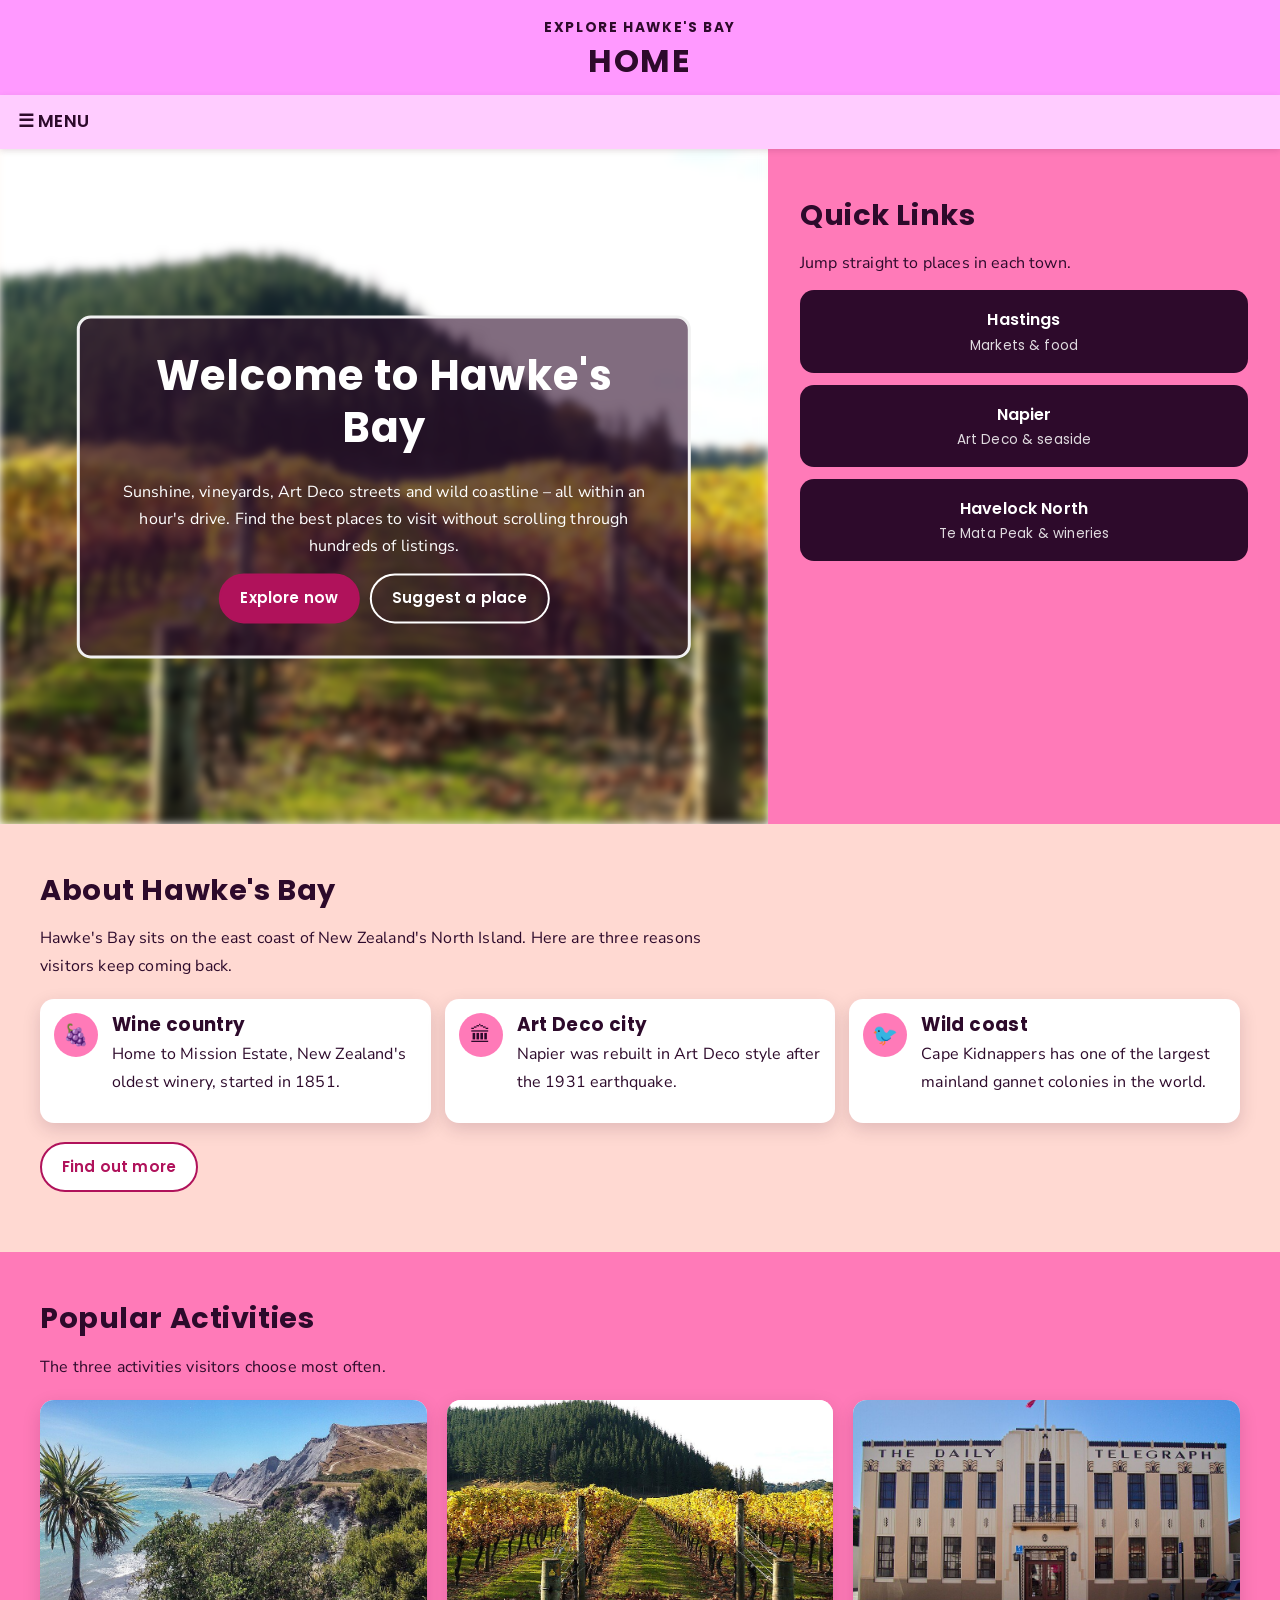
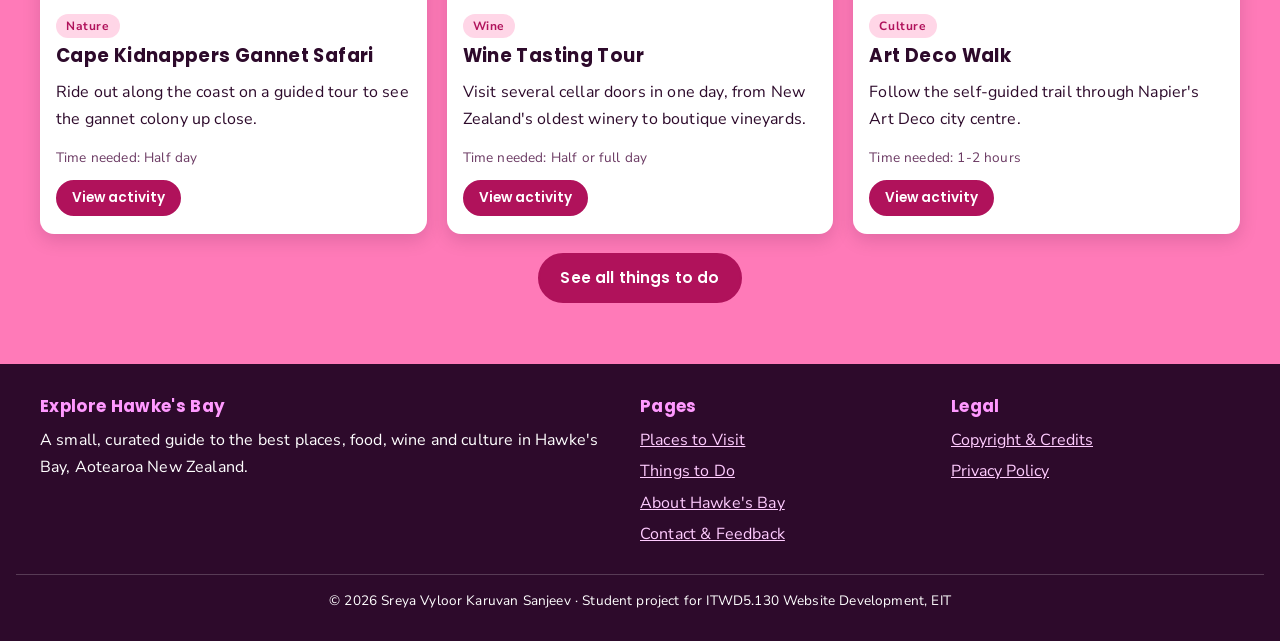
<file: index.html>
<!DOCTYPE html>
<html lang="en">
<head>
    <meta charset="UTF-8">
    <meta name="viewport" content="width=device-width, initial-scale=1.0">
    <title>Home | Explore Hawke's Bay</title>
    <!-- Google Fonts: Poppins for headings, Nunito Sans for body text -->
    <link rel="preconnect" href="https://fonts.googleapis.com">
    <link rel="preconnect" href="https://fonts.gstatic.com" crossorigin>
    <link href="https://fonts.googleapis.com/css2?family=Nunito+Sans:wght@400;700&family=Poppins:wght@600;700&display=swap" rel="stylesheet">
    <!-- ONE shared CSS file for all pages -->
    <link rel="stylesheet" href="css/style.css">
</head>
<body>
    <!-- ===== HEADER: website title + page title ===== -->
    <header>
        <a class="siteName" href="index.html">EXPLORE HAWKE'S BAY</a>
        <h1>HOME</h1>
    </header>

    <!-- ===== NAVIGATION: sticky menu bar with curtain menu ===== -->
    <nav>
        <!-- Hidden checkbox controls the curtain menu (no JavaScript needed) -->
        <input type="checkbox" id="menu-toggle">
        <label for="menu-toggle" class="menu-btn">&#9776; MENU</label>
        <!-- Curtain menu -->
        <div class="menu">
            <label for="menu-toggle" class="close-btn">&times;</label>
            <div class="menu-items">
                <a href="index.html" class="active">HOME</a>
                <a href="explore.html">PLACES TO VISIT</a>
                <a href="activities.html">THINGS TO DO</a>
                <a href="about.html">ABOUT HAWKE'S BAY</a>
                <a href="contact.html">CONTACT &amp; FEEDBACK</a>
            </div>
        </div>
        <!-- Google Translate widget -->
        <div class="translateBox" id="googleTranslate"></div>
    </nav>

    <!-- ===== MAIN CONTENT ===== -->
    <main id="mainContent">

        <!-- Welcome section + Quick Links (side by side on desktop, stacked on mobile) -->
        <div class="homeTop">
            <section class="hero">
                <!-- Background image (blurred) - from the Blurred Background Image demo -->
                <div class="bg-image"></div>
                <!-- Text on the background image -->
                <div class="bg-text">
                    <h2>Welcome to Hawke's Bay</h2>
                    <p>Sunshine, vineyards, Art Deco streets and wild coastline &ndash; all within an hour's drive. Find the best places to visit without scrolling through hundreds of listings.</p>
                    <div class="heroButtons">
                        <a class="btn" href="explore.html">Explore now</a>
                        <a class="btn btnOutline" href="contact.html#suggestPlace">Suggest a place</a>
                    </div>
                </div>
            </section>

            <section class="section pinkBg">
                <h2 id="quickLinksTitle">Quick Links</h2>
                <p>Jump straight to places in each town.</p>
                <div class="quickLinks">
                    <a class="quickLink" href="explore.html" onclick="saveArea('Hastings')">Hastings <span>Markets &amp; food</span></a>
                    <a class="quickLink" href="explore.html" onclick="saveArea('Napier')">Napier <span>Art Deco &amp; seaside</span></a>
                    <a class="quickLink" href="explore.html" onclick="saveArea('Havelock North')">Havelock North <span>Te Mata Peak &amp; wineries</span></a>
                </div>
            </section>
        </div>

        <!-- About Hawke's Bay strip -->
        <section class="section salmonBg reveal">
            <div class="container">
                <h2 id="aboutStripTitle">About Hawke's Bay</h2>
                <p class="sectionIntro">Hawke's Bay sits on the east coast of New Zealand's North Island. Here are three reasons visitors keep coming back.</p>
                <ul class="factList">
                    <li>
                        <span class="factIcon">&#127815;</span>
                        <div><h3>Wine country</h3><p>Home to Mission Estate, New Zealand's oldest winery, started in 1851.</p></div>
                    </li>
                    <li>
                        <span class="factIcon">&#127963;</span>
                        <div><h3>Art Deco city</h3><p>Napier was rebuilt in Art Deco style after the 1931 earthquake.</p></div>
                    </li>
                    <li>
                        <span class="factIcon">&#128038;</span>
                        <div><h3>Wild coast</h3><p>Cape Kidnappers has one of the largest mainland gannet colonies in the world.</p></div>
                    </li>
                </ul>
                <p class="spaceTop"><a class="btn btnOutline" href="about.html">Find out more</a></p>
            </div>
        </section>

        <!-- Popular activities: the three most popular are added by js/home.js -->
        <section class="section pinkBg reveal">
            <div class="container">
                <h2 id="popularTitle">Popular Activities</h2>
                <p class="sectionIntro">The three activities visitors choose most often.</p>
                <div class="cardGrid" id="popularActivities">
                    <!-- Cards are created by JavaScript -->
                </div>
                <p class="spaceTop centerText"><a class="btn" href="activities.html">See all things to do</a></p>
            </div>
        </section>

    </main>

    <!-- ===== FOOTER (same on every page) ===== -->
    <footer>
        <div class="container footerGrid">
            <section>
                <h2>Explore Hawke's Bay</h2>
                <p>A small, curated guide to the best places, food, wine and culture in Hawke's Bay, Aotearoa New Zealand.</p>
            </section>
            <section>
                <h2>Pages</h2>
                <ul>
                    <li><a href="explore.html">Places to Visit</a></li>
                    <li><a href="activities.html">Things to Do</a></li>
                    <li><a href="about.html">About Hawke's Bay</a></li>
                    <li><a href="contact.html">Contact &amp; Feedback</a></li>
                </ul>
            </section>
            <section>
                <h2>Legal</h2>
                <ul>
                    <li><button type="button" class="linkButton" onclick="openDialog('copyrightDialog')">Copyright &amp; Credits</button></li>
                    <li><button type="button" class="linkButton" onclick="openDialog('privacyDialog')">Privacy Policy</button></li>
                </ul>
            </section>
        </div>
        <p class="copyright">&copy; 2026 Sreya Vyloor Karuvan Sanjeev &middot; Student project for ITWD5.130 Website Development, EIT</p>
    </footer>

    <!-- ===== COPYRIGHT NOTICE dialog (Copyright Act 1994) ===== -->
    <dialog id="copyrightDialog">
        <div class="dialogInner legalText">
            <button type="button" class="dialogClose" onclick="closeDialog('copyrightDialog')">&times;</button>
            <h2>Copyright &amp; Credits</h2>
            <h3>Statement of authenticity</h3>
            <p>This website was created by Sreya Vyloor Karuvan Sanjeev (student ID 2025000322) for the ITWD5.130 Website Development assessment at EIT. It is my own work, except where other people's work is acknowledged below. Use of generative AI is declared in my Review and Evaluation report.</p>
            <h3>Copyright notice</h3>
            <p>&copy; 2026 Sreya Vyloor Karuvan Sanjeev. The text, layout and code of this site are protected under the New Zealand Copyright Act 1994. Photographs belong to their creators and are used under the licences listed below. This is a student project and is not an official tourism website.</p>
            <h3>Image credits</h3>
            <ul>

                <li>Trumpkinius. (2011). View from Te Mata Peak [Photograph]. Wikimedia Commons. https://commons.wikimedia.org/wiki/File:View_from_te_mata_peak.jpg (CC BY)</li>
                <li>Longman, G. (2006). Te Mata Peak [Photograph]. Wikimedia Commons. https://commons.wikimedia.org/wiki/File:Te_Mata_Peak.jpg (CC BY 2.0)</li>
                <li>Aub, N. (2016). Cape Kidnappers, New Zealand [Photograph]. Wikimedia Commons. https://commons.wikimedia.org/wiki/File:Cape_Kidnappers,_New_Zealand.jpg (CC BY 2.0)</li>
                <li>itravelNZ. (2011). Ahuriri Estuary Walkway, Napier [Photograph]. Wikimedia Commons. https://commons.wikimedia.org/wiki/File:Ahuriri_Estuary_Walkway,_Napier.jpg (CC BY 2.0)</li>
                <li>Cohen-Rose, S., &amp; Rose, C. (2007). Mission Winery, Napier, New Zealand [Photograph]. Wikimedia Commons. https://commons.wikimedia.org/wiki/File:Mission_Winery,_Napier,_New_Zealand_(473754685).jpg (CC BY 2.0)</li>
                <li>Capper, P. (2005). Craggy Range Winery [Photograph]. Wikimedia Commons. https://commons.wikimedia.org/wiki/File:Craggy_Range_Winery.jpg (CC BY 2.0)</li>
                <li>itravelNZ. (2011). Hawkes Bay Farmers Market, Hastings [Photograph]. Wikimedia Commons. https://commons.wikimedia.org/wiki/File:Hawkes_Bay_Farmers_Market,_Hastings_-_6547633233.jpg (CC BY 2.0)</li>
                <li>lumoplank. (n.d.). Napier, Part II: Art Deco [Photograph]. Wikimedia Commons. https://commons.wikimedia.org/wiki/File:Napier,_Part_II-_Art_Deco_-_Napier9507.jpg (CC0 Public Domain)</li>
                <li>QFSE Media. (2012). Marine Parade Garden, Napier [Photograph]. Wikimedia Commons. https://commons.wikimedia.org/wiki/File:Marine_Parade_Garden_Napier-4021.jpg (CC BY-SA 3.0 NZ)</li>
                <li>Hisgett, T. (2016). Hawkes Bay Museum and Art Gallery [Photograph]. Wikimedia Commons. https://commons.wikimedia.org/wiki/File:Hawkes_Bay_Museum_and_Art_Gallery_(30970520053).jpg (CC BY 2.0)</li>
                <li>ZoofanNZ. (2008). 1976 Napier aquarium building [Photograph]. Wikimedia Commons. https://commons.wikimedia.org/wiki/File:1976_napier_aquarium_building.jpg (Public domain)</li>
                <li>Lseven7. (2008). Bare Island [Photograph]. Wikimedia Commons. https://commons.wikimedia.org/wiki/File:Bare_Island1_800x600.jpg (CC BY-SA 3.0)</li>
                <li>Sanjeev, S. V. K. (2026). Hawke's Bay slideshow [Animated GIF made from six of the photos above].</li>

            </ul>
            <h3>References</h3>
            <ul>
                <li>Google. (n.d.). Google Fonts. https://fonts.google.com</li>
                <li>Google. (n.d.). Google Translate website widget. https://translate.google.com</li>
                <li>Google. (n.d.). Google Maps. https://maps.google.com</li>
                <li>NIWA. (n.d.). Climate summaries for New Zealand locations. National Institute of Water and Atmospheric Research. https://niwa.co.nz/climate</li>
                <li>Refsnes Data. (n.d.). W3Schools How To. https://www.w3schools.com/howto/</li>
                <li>Dang, D. (2026). ITWD5.130 Website Development class demos [Unpublished course materials]. Eastern Institute of Technology.</li>
            </ul>
        </div>
    </dialog>

    <!-- ===== PRIVACY POLICY dialog (Privacy Act 2020) ===== -->
    <dialog id="privacyDialog">
        <div class="dialogInner legalText">
            <button type="button" class="dialogClose" onclick="closeDialog('privacyDialog')">&times;</button>
            <h2>Privacy Policy</h2>
            <p>This policy explains how Explore Hawke's Bay handles personal information, following the information privacy principles in the New Zealand Privacy Act 2020.</p>
            <h3>What we collect</h3>
            <p>Only the details you type into our forms: your name, email address, optional phone number and your message or place suggestion.</p>
            <h3>Why we collect it</h3>
            <p>To reply to your question or review your place suggestion. We do not use it for anything else.</p>
            <h3>Emails and consent</h3>
            <p>We only email you if you tick the consent box, as required by the Unsolicited Electronic Messages Act 2007. Every email will include a working unsubscribe link.</p>
            <h3>Storage and sharing</h3>
            <p>Your details are not sold or shared with anyone. Comments and ratings you add on attraction pages are not saved anywhere. Because this is a student project, forms are not sent to a real server.</p>
            <h3>Your rights</h3>
            <p>You can ask to see or correct the personal information we hold about you by using the Contact &amp; Feedback page.</p>
        </div>
    </dialog>

    <!-- ===== JAVASCRIPT ===== -->
    <script src="js/data.js"></script>
    <script src="js/home.js"></script>
    <script src="js/main.js"></script>
    <!-- Google Translate script loader -->
    <script src="https://translate.google.com/translate_a/element.js?cb=googleTranslateElementInit"></script>
</body>
</html>
</file>
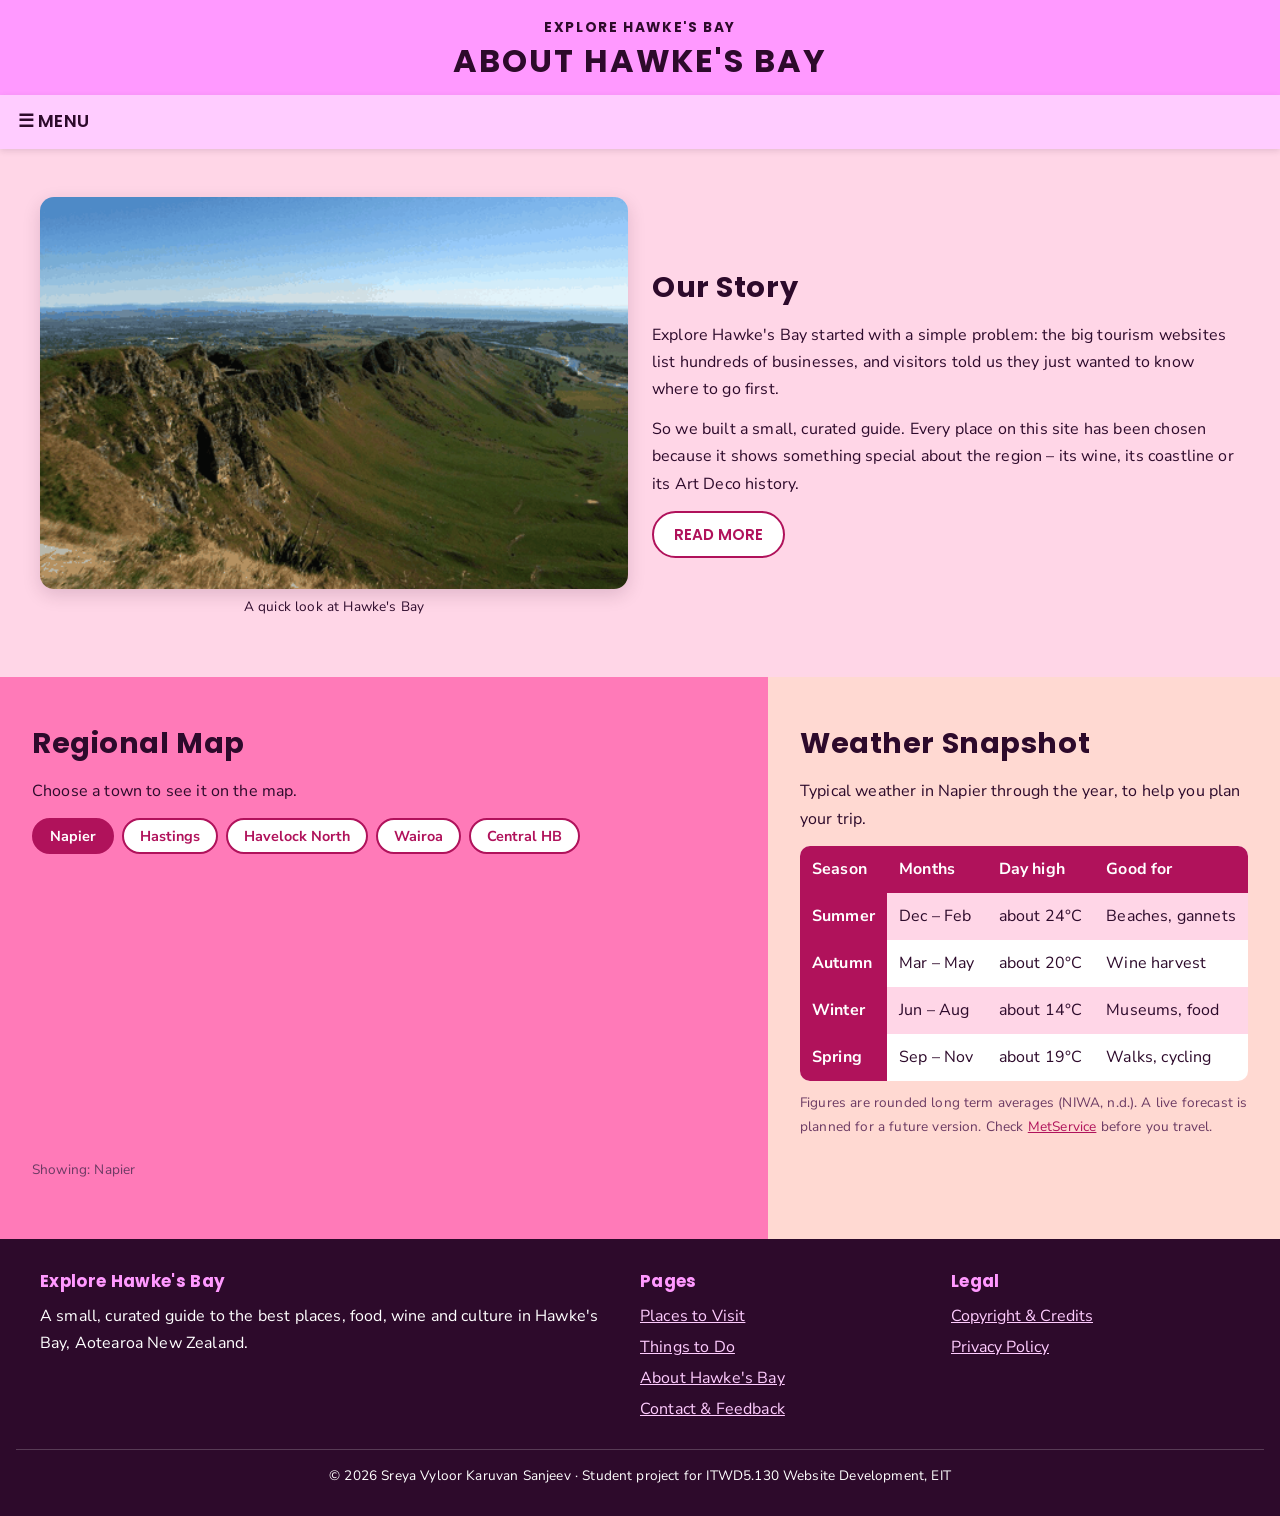
<file: about.html>
<!DOCTYPE html>
<html lang="en">
<head>
    <meta charset="UTF-8">
    <meta name="viewport" content="width=device-width, initial-scale=1.0">
    <title>About Hawke's Bay | Explore Hawke's Bay</title>
    <link rel="preconnect" href="https://fonts.googleapis.com">
    <link rel="preconnect" href="https://fonts.gstatic.com" crossorigin>
    <link href="https://fonts.googleapis.com/css2?family=Nunito+Sans:wght@400;700&family=Poppins:wght@600;700&display=swap" rel="stylesheet">
    <!-- ONE shared CSS file for all pages -->
    <link rel="stylesheet" href="css/style.css">
</head>
<body>
    <!-- ===== HEADER: website title + page title ===== -->
    <header>
        <a class="siteName" href="index.html">EXPLORE HAWKE'S BAY</a>
        <h1>ABOUT HAWKE'S BAY</h1>
    </header>

    <!-- ===== NAVIGATION: sticky menu bar with curtain menu ===== -->
    <nav>
        <!-- Hidden checkbox controls the curtain menu (no JavaScript needed) -->
        <input type="checkbox" id="menu-toggle">
        <label for="menu-toggle" class="menu-btn">&#9776; MENU</label>
        <!-- Curtain menu -->
        <div class="menu">
            <label for="menu-toggle" class="close-btn">&times;</label>
            <div class="menu-items">
                <a href="index.html">HOME</a>
                <a href="explore.html">PLACES TO VISIT</a>
                <a href="activities.html">THINGS TO DO</a>
                <a href="about.html" class="active">ABOUT HAWKE'S BAY</a>
                <a href="contact.html">CONTACT &amp; FEEDBACK</a>
            </div>
        </div>
        <!-- Google Translate widget -->
        <div class="translateBox" id="googleTranslate"></div>
    </nav>

    <!-- ===== MAIN CONTENT ===== -->
    <main id="mainContent">

        <!-- Our Story -->
        <section class="section blushBg">
            <div class="container storyGrid">
                <div class="storyMedia">
                    <!-- Animated GIF made from the site's own photos -->
                    <img src="images/hawkesBaySlides.gif" alt="Animated slideshow of Hawke's Bay: Te Mata Peak, Cape Kidnappers, Mission Estate vineyard, Napier Art Deco, Waimarama and Marine Parade" width="480" height="320">
                    <p class="caption">A quick look at Hawke's Bay</p>
                </div>
                <div>
                    <h2 id="storyTitle">Our Story</h2>
                    <p>Explore Hawke's Bay started with a simple problem: the big tourism websites list hundreds of businesses, and visitors told us they just wanted to know where to go first.</p>
                    <p>So we built a small, curated guide. Every place on this site has been chosen because it shows something special about the region &ndash; its wine, its coastline or its Art Deco history.</p>
                    <!-- Extra text is hidden until the visitor clicks "READ MORE" (Read More button demo) -->
                    <div id="detailed">
                        <p>Hawke's Bay, or Te Matau-a-Māui, stretches along the east coast of the North Island. The region's main towns are Napier, Hastings and Havelock North, with smaller communities such as Wairoa in the north and Central Hawke's Bay in the south.</p>
                        <p>The region is known for its warm, dry climate, which is perfect for growing grapes and fruit. In 1931 a major earthquake changed the landscape and destroyed much of Napier and the city was rebuilt in the Art Deco style that visitors come to see today.</p>
                        <p>Our aim is to keep this site short, honest and easy to use on a phone, so you can spend less time planning and more time exploring.</p>
                    </div>
                    <button class="btn btnOutline" id="expandBtn" onclick="expandText()" value="hide">READ MORE</button>
                </div>
            </div>
        </section>

        <!-- Regional map + weather (side by side on desktop) -->
        <div class="aboutBottom">
            <section class="section pinkBg reveal">
                <h2 id="mapTitle">Regional Map</h2>
                <p>Choose a town to see it on the map.</p>
                <div class="areaButtons">
                    <button class="pill active" onclick="showTown('Napier', this)">Napier</button>
                    <button class="pill" onclick="showTown('Hastings', this)">Hastings</button>
                    <button class="pill" onclick="showTown('Havelock North', this)">Havelock North</button>
                    <button class="pill" onclick="showTown('Wairoa', this)">Wairoa</button>
                    <button class="pill" onclick="showTown('Waipukurau', this)">Central HB</button>
                </div>
                <div class="mapBox">
                    <iframe id="regionMap" src="https://maps.google.com/maps?q=Napier%2C%20New%20Zealand&amp;z=11&amp;output=embed"></iframe>
                </div>
                <p class="cardMeta" id="mapStatus">Showing: Napier</p>
            </section>

            <section class="section salmonBg reveal">
                <h2 id="weatherTitle">Weather Snapshot</h2>
                <p>Typical weather in Napier through the year, to help you plan your trip.</p>
                <div class="tableWrap">
                    <table class="weatherTable">
                                                    <tr><th>Season</th><th>Months</th><th>Day high</th><th>Good for</th></tr>
                                                                            <tr><th>Summer</th><td>Dec &ndash; Feb</td><td>about 24&deg;C</td><td>Beaches, gannets</td></tr>
                            <tr><th>Autumn</th><td>Mar &ndash; May</td><td>about 20&deg;C</td><td>Wine harvest</td></tr>
                            <tr><th>Winter</th><td>Jun &ndash; Aug</td><td>about 14&deg;C</td><td>Museums, food</td></tr>
                            <tr><th>Spring</th><td>Sep &ndash; Nov</td><td>about 19&deg;C</td><td>Walks, cycling</td></tr>
                                            </table>
                </div>
                <p class="formNote">Figures are rounded long term averages (NIWA, n.d.). A live forecast is planned for a future version. Check <a href="https://www.metservice.com/towns-cities/locations/napier">MetService</a> before you travel.</p>
            </section>
        </div>
    </main>

    <!-- ===== FOOTER (same on every page) ===== -->
    <footer>
        <div class="container footerGrid">
            <section>
                <h2>Explore Hawke's Bay</h2>
                <p>A small, curated guide to the best places, food, wine and culture in Hawke's Bay, Aotearoa New Zealand.</p>
            </section>
            <section>
                <h2>Pages</h2>
                <ul>
                    <li><a href="explore.html">Places to Visit</a></li>
                    <li><a href="activities.html">Things to Do</a></li>
                    <li><a href="about.html">About Hawke's Bay</a></li>
                    <li><a href="contact.html">Contact &amp; Feedback</a></li>
                </ul>
            </section>
            <section>
                <h2>Legal</h2>
                <ul>
                    <li><button type="button" class="linkButton" onclick="openDialog('copyrightDialog')">Copyright &amp; Credits</button></li>
                    <li><button type="button" class="linkButton" onclick="openDialog('privacyDialog')">Privacy Policy</button></li>
                </ul>
            </section>
        </div>
        <p class="copyright">&copy; 2026 Sreya Vyloor Karuvan Sanjeev &middot; Student project for ITWD5.130 Website Development, EIT</p>
    </footer>

    <!-- ===== COPYRIGHT NOTICE dialog (Copyright Act 1994) ===== -->
    <dialog id="copyrightDialog">
        <div class="dialogInner legalText">
            <button type="button" class="dialogClose" onclick="closeDialog('copyrightDialog')">&times;</button>
            <h2>Copyright &amp; Credits</h2>
            <h3>Statement of authenticity</h3>
            <p>This website was created by Sreya Vyloor Karuvan Sanjeev (student ID 2025000322) for the ITWD5.130 Website Development assessment at EIT. It is my own work, except where other people's work is acknowledged below. Use of generative AI is declared in my Review and Evaluation report.</p>
            <h3>Copyright notice</h3>
            <p>&copy; 2026 Sreya Vyloor Karuvan Sanjeev. The text, layout and code of this site are protected under the New Zealand Copyright Act 1994. Photographs belong to their creators and are used under the licences listed below. This is a student project and is not an official tourism website.</p>
            <h3>Image credits</h3>
            <ul>

                <li>Trumpkinius. (2011). View from Te Mata Peak [Photograph]. Wikimedia Commons. https://commons.wikimedia.org/wiki/File:View_from_te_mata_peak.jpg (CC BY)</li>
                <li>Longman, G. (2006). Te Mata Peak [Photograph]. Wikimedia Commons. https://commons.wikimedia.org/wiki/File:Te_Mata_Peak.jpg (CC BY 2.0)</li>
                <li>Aub, N. (2016). Cape Kidnappers, New Zealand [Photograph]. Wikimedia Commons. https://commons.wikimedia.org/wiki/File:Cape_Kidnappers,_New_Zealand.jpg (CC BY 2.0)</li>
                <li>itravelNZ. (2011). Ahuriri Estuary Walkway, Napier [Photograph]. Wikimedia Commons. https://commons.wikimedia.org/wiki/File:Ahuriri_Estuary_Walkway,_Napier.jpg (CC BY 2.0)</li>
                <li>Cohen-Rose, S., &amp; Rose, C. (2007). Mission Winery, Napier, New Zealand [Photograph]. Wikimedia Commons. https://commons.wikimedia.org/wiki/File:Mission_Winery,_Napier,_New_Zealand_(473754685).jpg (CC BY 2.0)</li>
                <li>Capper, P. (2005). Craggy Range Winery [Photograph]. Wikimedia Commons. https://commons.wikimedia.org/wiki/File:Craggy_Range_Winery.jpg (CC BY 2.0)</li>
                <li>itravelNZ. (2011). Hawkes Bay Farmers Market, Hastings [Photograph]. Wikimedia Commons. https://commons.wikimedia.org/wiki/File:Hawkes_Bay_Farmers_Market,_Hastings_-_6547633233.jpg (CC BY 2.0)</li>
                <li>lumoplank. (n.d.). Napier, Part II: Art Deco [Photograph]. Wikimedia Commons. https://commons.wikimedia.org/wiki/File:Napier,_Part_II-_Art_Deco_-_Napier9507.jpg (CC0 Public Domain)</li>
                <li>QFSE Media. (2012). Marine Parade Garden, Napier [Photograph]. Wikimedia Commons. https://commons.wikimedia.org/wiki/File:Marine_Parade_Garden_Napier-4021.jpg (CC BY-SA 3.0 NZ)</li>
                <li>Hisgett, T. (2016). Hawkes Bay Museum and Art Gallery [Photograph]. Wikimedia Commons. https://commons.wikimedia.org/wiki/File:Hawkes_Bay_Museum_and_Art_Gallery_(30970520053).jpg (CC BY 2.0)</li>
                <li>ZoofanNZ. (2008). 1976 Napier aquarium building [Photograph]. Wikimedia Commons. https://commons.wikimedia.org/wiki/File:1976_napier_aquarium_building.jpg (Public domain)</li>
                <li>Lseven7. (2008). Bare Island [Photograph]. Wikimedia Commons. https://commons.wikimedia.org/wiki/File:Bare_Island1_800x600.jpg (CC BY-SA 3.0)</li>
                <li>Sanjeev, S. V. K. (2026). Hawke's Bay slideshow [Animated GIF made from six of the photos above].</li>

            </ul>
            <h3>References</h3>
            <ul>
                <li>Google. (n.d.). Google Fonts. https://fonts.google.com</li>
                <li>Google. (n.d.). Google Translate website widget. https://translate.google.com</li>
                <li>Google. (n.d.). Google Maps. https://maps.google.com</li>
                <li>NIWA. (n.d.). Climate summaries for New Zealand locations. National Institute of Water and Atmospheric Research. https://niwa.co.nz/climate</li>
                <li>Refsnes Data. (n.d.). W3Schools How To. https://www.w3schools.com/howto/</li>
                <li>Dang, D. (2026). ITWD5.130 Website Development class demos [Unpublished course materials]. Eastern Institute of Technology.</li>
            </ul>
        </div>
    </dialog>

    <!-- ===== PRIVACY POLICY dialog (Privacy Act 2020) ===== -->
    <dialog id="privacyDialog">
        <div class="dialogInner legalText">
            <button type="button" class="dialogClose" onclick="closeDialog('privacyDialog')">&times;</button>
            <h2>Privacy Policy</h2>
            <p>This policy explains how Explore Hawke's Bay handles personal information, following the information privacy principles in the New Zealand Privacy Act 2020.</p>
            <h3>What we collect</h3>
            <p>Only the details you type into our forms: your name, email address, optional phone number and your message or place suggestion.</p>
            <h3>Why we collect it</h3>
            <p>To reply to your question or review your place suggestion. We do not use it for anything else.</p>
            <h3>Emails and consent</h3>
            <p>We only email you if you tick the consent box, as required by the Unsolicited Electronic Messages Act 2007. Every email will include a working unsubscribe link.</p>
            <h3>Storage and sharing</h3>
            <p>Your details are not sold or shared with anyone. Comments and ratings you add on attraction pages are not saved anywhere. Because this is a student project, forms are not sent to a real server.</p>
            <h3>Your rights</h3>
            <p>You can ask to see or correct the personal information we hold about you by using the Contact &amp; Feedback page.</p>
        </div>
    </dialog>

    <!-- ===== JAVASCRIPT ===== -->
    <script src="js/about.js"></script>
    <script src="js/main.js"></script>
    <!-- Google Translate script loader -->
    <script src="https://translate.google.com/translate_a/element.js?cb=googleTranslateElementInit"></script>
</body>
</html>
</file>
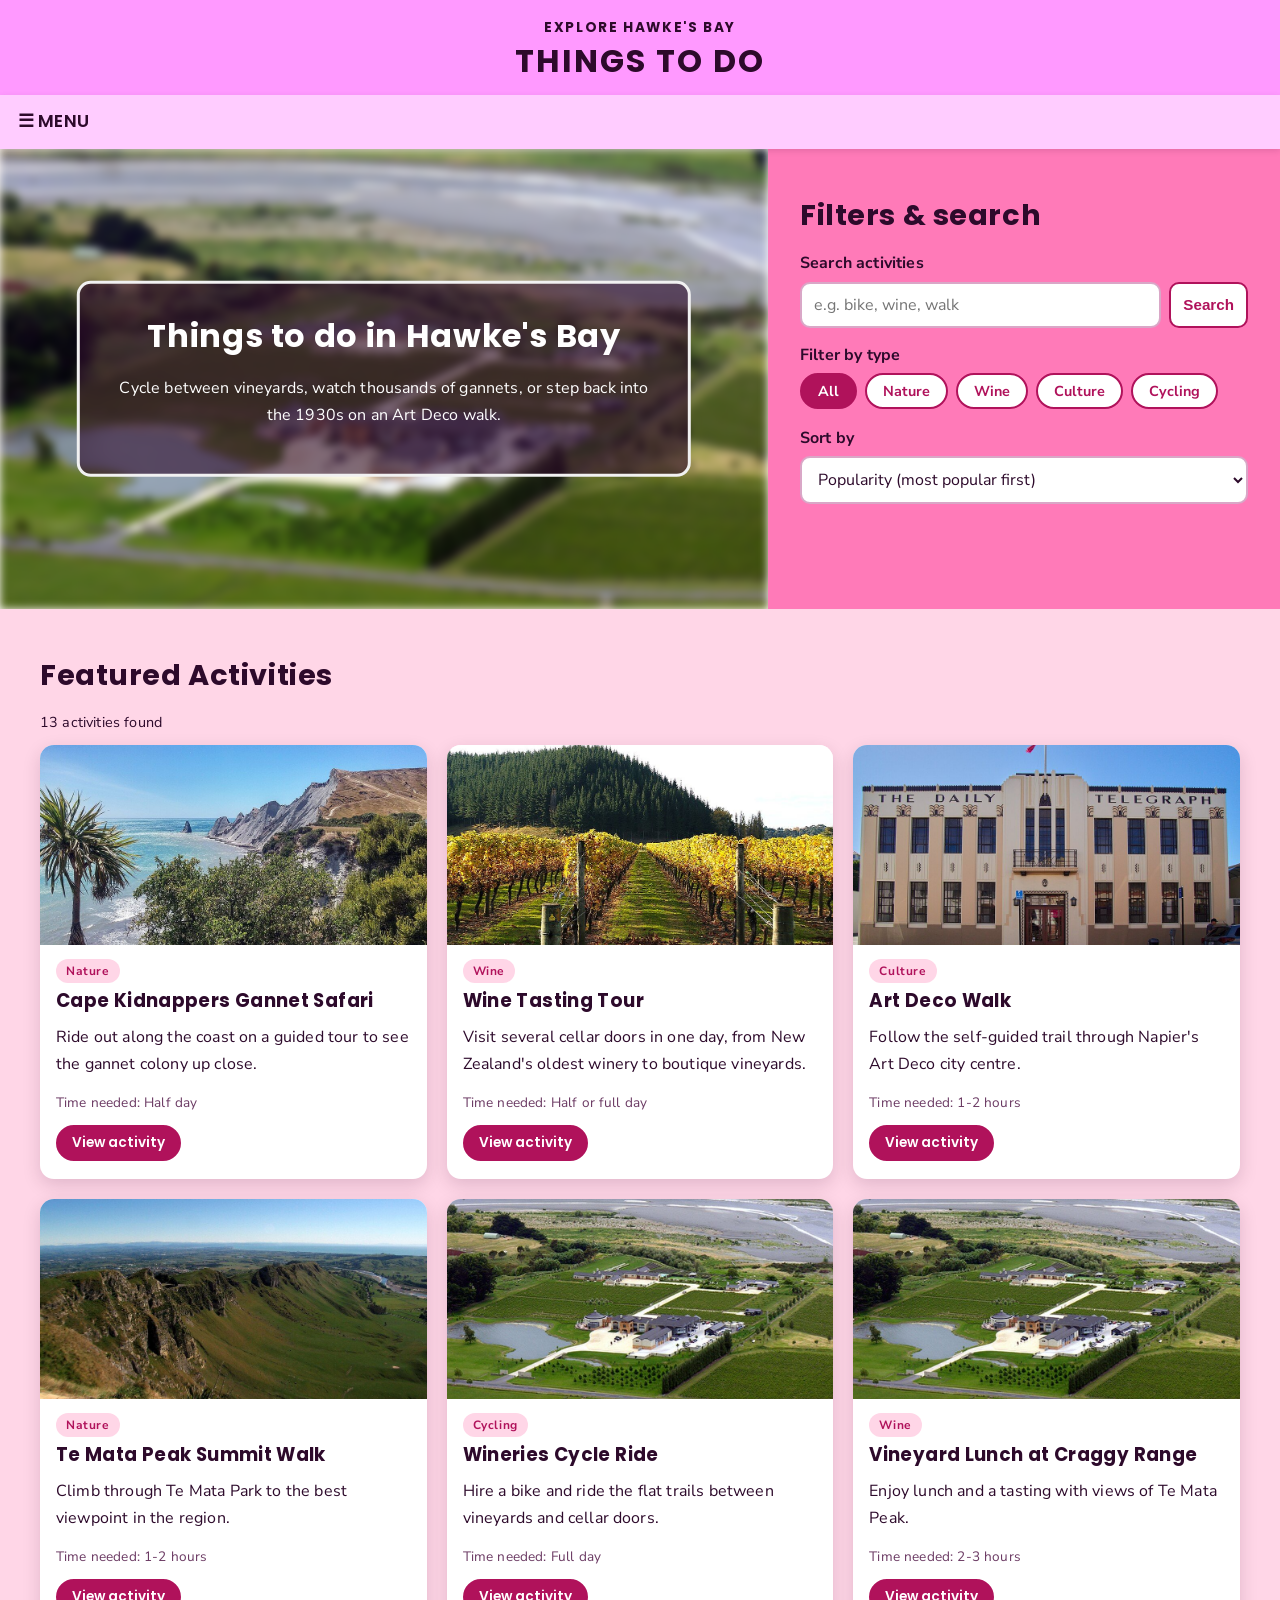
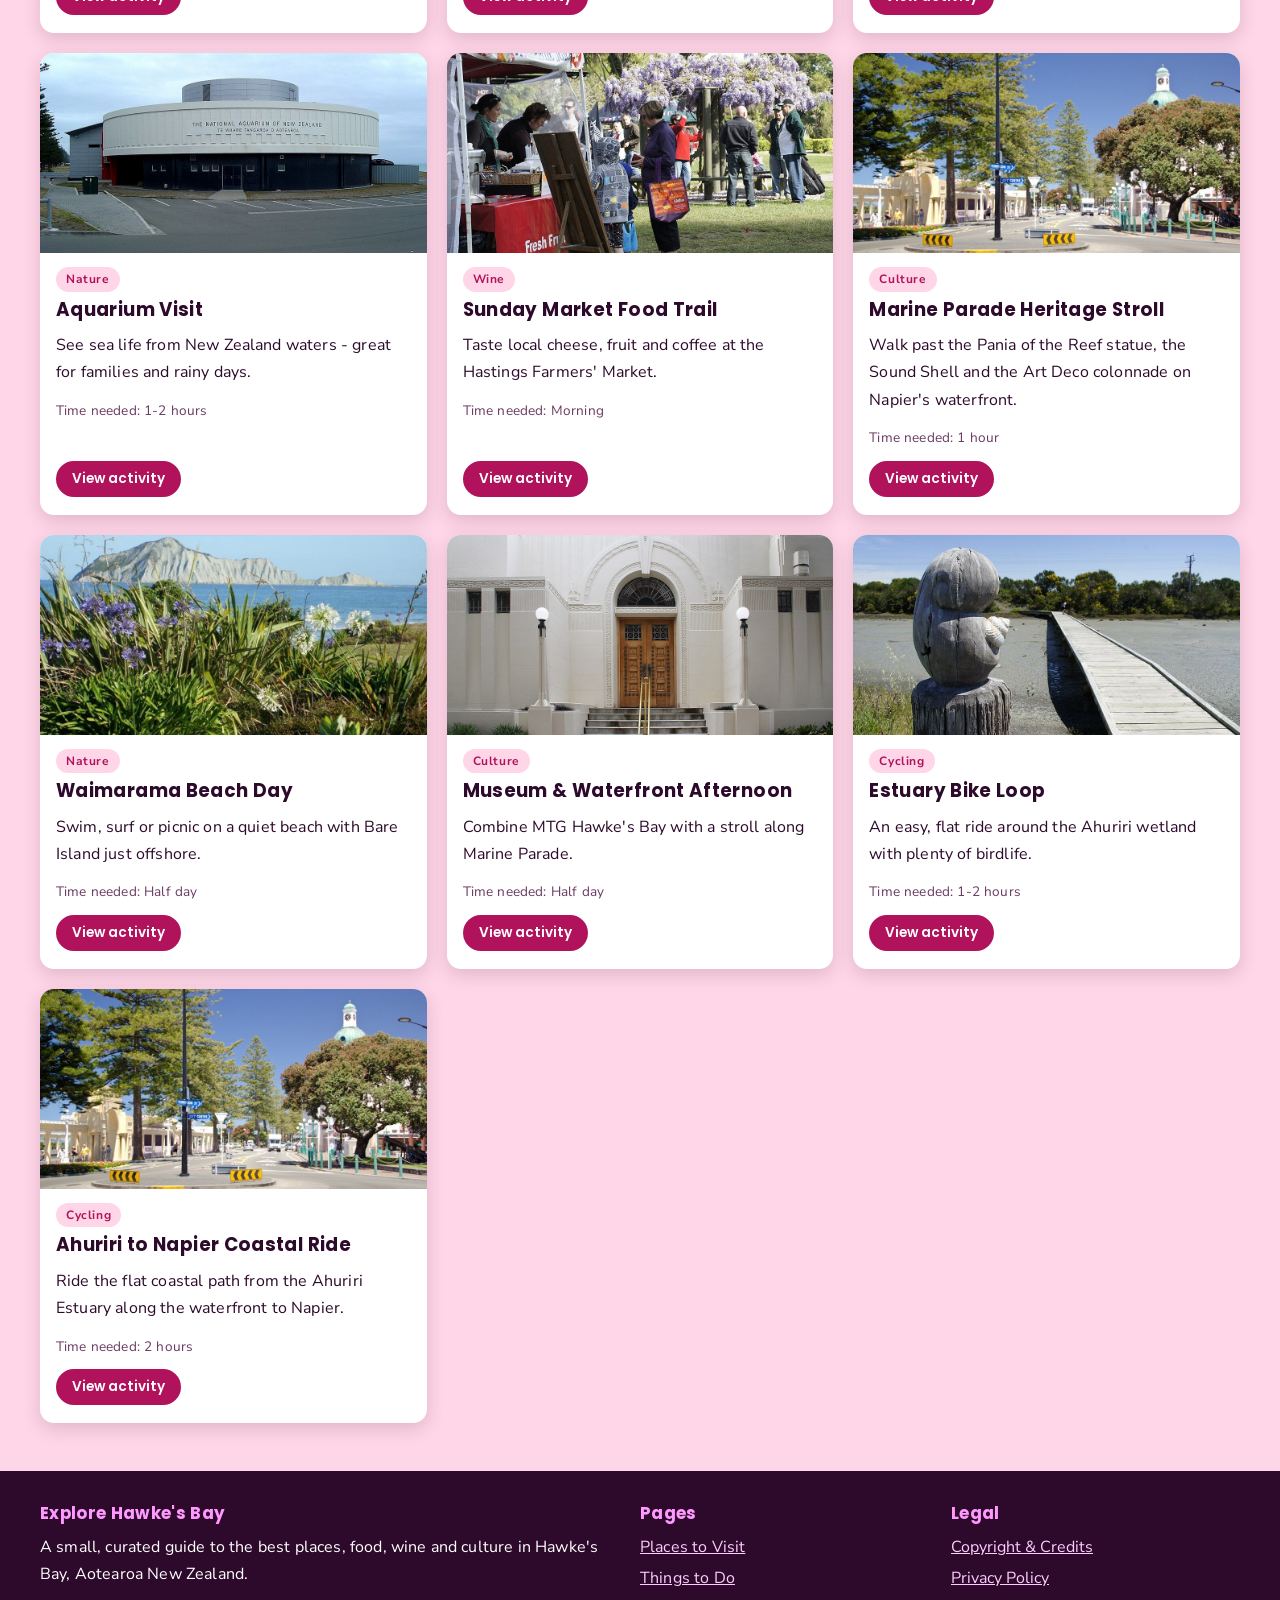
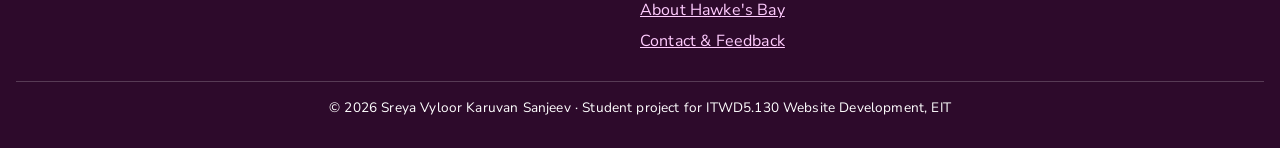
<file: activities.html>
<!DOCTYPE html>
<html lang="en">
<head>
    <meta charset="UTF-8">
    <meta name="viewport" content="width=device-width, initial-scale=1.0">
    <title>Things to Do | Explore Hawke's Bay</title>
    <!-- Google Fonts: Poppins for headings, Nunito Sans for body text -->
    <link rel="preconnect" href="https://fonts.googleapis.com">
    <link rel="preconnect" href="https://fonts.gstatic.com" crossorigin>
    <link href="https://fonts.googleapis.com/css2?family=Nunito+Sans:wght@400;700&family=Poppins:wght@600;700&display=swap" rel="stylesheet">
    <!-- ONE shared CSS file for all pages -->
    <link rel="stylesheet" href="css/style.css">
</head>
<body>
    <!-- ===== HEADER: website title + page title ===== -->
    <header>
        <a class="siteName" href="index.html">EXPLORE HAWKE'S BAY</a>
        <h1>THINGS TO DO</h1>
    </header>

    <!-- ===== NAVIGATION: sticky menu bar with curtain menu ===== -->
    <nav>
        <!-- Hidden checkbox controls the curtain menu (no JavaScript needed) -->
        <input type="checkbox" id="menu-toggle">
        <label for="menu-toggle" class="menu-btn">&#9776; MENU</label>
        <!-- Curtain menu -->
        <div class="menu">
            <label for="menu-toggle" class="close-btn">&times;</label>
            <div class="menu-items">
                <a href="index.html">HOME</a>
                <a href="explore.html">PLACES TO VISIT</a>
                <a href="activities.html" class="active">THINGS TO DO</a>
                <a href="about.html">ABOUT HAWKE'S BAY</a>
                <a href="contact.html">CONTACT &amp; FEEDBACK</a>
            </div>
        </div>
        <!-- Google Translate widget -->
        <div class="translateBox" id="googleTranslate"></div>
    </nav>

    <!-- ===== MAIN CONTENT ===== -->
    <main id="mainContent">

        <!-- Hero banner + filter panel (side by side on desktop) -->
        <div class="activityTop">
            <section class="hero activityHero">
                <!-- Blurred background image + text on top (same as the Home page) -->
                <div class="bg-image activityImage"></div>
                <div class="bg-text">
                    <h2>Things to do in Hawke's Bay</h2>
                    <p>Cycle between vineyards, watch thousands of gannets, or step back into the 1930s on an Art Deco walk.</p>
                </div>
            </section>

            <section class="section pinkBg filterPanel">
                <h2 id="filterTitle">Filters &amp; search</h2>
                <div class="formRow">
                    <label for="activitySearch">Search activities</label>
                    <div class="searchRow">
                        <input type="text" id="activitySearch" placeholder="e.g. bike, wine, walk">
                        <button class="iconBtn" onclick="updateActivities()">Search</button>
                    </div>
                </div>
                <p class="filterLabel">Filter by type</p>
                <div class="pillRow">
                    <button class="pill active" onclick="chooseType('All', this)">All</button>
                    <button class="pill" onclick="chooseType('Nature', this)">Nature</button>
                    <button class="pill" onclick="chooseType('Wine', this)">Wine</button>
                    <button class="pill" onclick="chooseType('Culture', this)">Culture</button>
                    <button class="pill" onclick="chooseType('Cycling', this)">Cycling</button>
                </div>
                <div class="formRow">
                    <label for="activitySort">Sort by</label>
                    <select id="activitySort" onchange="updateActivities()">
                        <option value="popular">Popularity (most popular first)</option>
                        <option value="name">Name (A&ndash;Z)</option>
                    </select>
                </div>
            </section>
        </div>

        <!-- Featured activities -->
        <section class="section blushBg">
            <div class="container">
                <h2 id="featuredTitle">Featured Activities</h2>
                <p class="resultCount" id="activityCount"></p>
                <div class="cardGrid" id="activityGrid"></div>
            </div>
        </section>

    </main>

    <!-- ===== FOOTER (same on every page) ===== -->
    <footer>
        <div class="container footerGrid">
            <section>
                <h2>Explore Hawke's Bay</h2>
                <p>A small, curated guide to the best places, food, wine and culture in Hawke's Bay, Aotearoa New Zealand.</p>
            </section>
            <section>
                <h2>Pages</h2>
                <ul>
                    <li><a href="explore.html">Places to Visit</a></li>
                    <li><a href="activities.html">Things to Do</a></li>
                    <li><a href="about.html">About Hawke's Bay</a></li>
                    <li><a href="contact.html">Contact &amp; Feedback</a></li>
                </ul>
            </section>
            <section>
                <h2>Legal</h2>
                <ul>
                    <li><button type="button" class="linkButton" onclick="openDialog('copyrightDialog')">Copyright &amp; Credits</button></li>
                    <li><button type="button" class="linkButton" onclick="openDialog('privacyDialog')">Privacy Policy</button></li>
                </ul>
            </section>
        </div>
        <p class="copyright">&copy; 2026 Sreya Vyloor Karuvan Sanjeev &middot; Student project for ITWD5.130 Website Development, EIT</p>
    </footer>

    <!-- ===== COPYRIGHT NOTICE dialog (Copyright Act 1994) ===== -->
    <dialog id="copyrightDialog">
        <div class="dialogInner legalText">
            <button type="button" class="dialogClose" onclick="closeDialog('copyrightDialog')">&times;</button>
            <h2>Copyright &amp; Credits</h2>
            <h3>Statement of authenticity</h3>
            <p>This website was created by Sreya Vyloor Karuvan Sanjeev (student ID 2025000322) for the ITWD5.130 Website Development assessment at EIT. It is my own work, except where other people's work is acknowledged below. Use of generative AI is declared in my Review and Evaluation report.</p>
            <h3>Copyright notice</h3>
            <p>&copy; 2026 Sreya Vyloor Karuvan Sanjeev. The text, layout and code of this site are protected under the New Zealand Copyright Act 1994. Photographs belong to their creators and are used under the licences listed below. This is a student project and is not an official tourism website.</p>
            <h3>Image credits</h3>
            <ul>
                <li>Trumpkinius. (2011). View from Te Mata Peak [Photograph]. Wikimedia Commons. https://commons.wikimedia.org/wiki/File:View_from_te_mata_peak.jpg (CC BY)</li>
                <li>Longman, G. (2006). Te Mata Peak [Photograph]. Wikimedia Commons. https://commons.wikimedia.org/wiki/File:Te_Mata_Peak.jpg (CC BY 2.0)</li>
                <li>Aub, N. (2016). Cape Kidnappers, New Zealand [Photograph]. Wikimedia Commons. https://commons.wikimedia.org/wiki/File:Cape_Kidnappers,_New_Zealand.jpg (CC BY 2.0)</li>
                <li>itravelNZ. (2011). Ahuriri Estuary Walkway, Napier [Photograph]. Wikimedia Commons. https://commons.wikimedia.org/wiki/File:Ahuriri_Estuary_Walkway,_Napier.jpg (CC BY 2.0)</li>
                <li>Cohen-Rose, S., &amp; Rose, C. (2007). Mission Winery, Napier, New Zealand [Photograph]. Wikimedia Commons. https://commons.wikimedia.org/wiki/File:Mission_Winery,_Napier,_New_Zealand_(473754685).jpg (CC BY 2.0)</li>
                <li>Capper, P. (2005). Craggy Range Winery [Photograph]. Wikimedia Commons. https://commons.wikimedia.org/wiki/File:Craggy_Range_Winery.jpg (CC BY 2.0)</li>
                <li>itravelNZ. (2011). Hawkes Bay Farmers Market, Hastings [Photograph]. Wikimedia Commons. https://commons.wikimedia.org/wiki/File:Hawkes_Bay_Farmers_Market,_Hastings_-_6547633233.jpg (CC BY 2.0)</li>
                <li>lumoplank. (n.d.). Napier, Part II: Art Deco [Photograph]. Wikimedia Commons. https://commons.wikimedia.org/wiki/File:Napier,_Part_II-_Art_Deco_-_Napier9507.jpg (CC0 Public Domain)</li>
                <li>QFSE Media. (2012). Marine Parade Garden, Napier [Photograph]. Wikimedia Commons. https://commons.wikimedia.org/wiki/File:Marine_Parade_Garden_Napier-4021.jpg (CC BY-SA 3.0 NZ)</li>
                <li>Hisgett, T. (2016). Hawkes Bay Museum and Art Gallery [Photograph]. Wikimedia Commons. https://commons.wikimedia.org/wiki/File:Hawkes_Bay_Museum_and_Art_Gallery_(30970520053).jpg (CC BY 2.0)</li>
                <li>ZoofanNZ. (2008). 1976 Napier aquarium building [Photograph]. Wikimedia Commons. https://commons.wikimedia.org/wiki/File:1976_napier_aquarium_building.jpg (Public domain)</li>
                <li>Lseven7. (2008). Bare Island [Photograph]. Wikimedia Commons. https://commons.wikimedia.org/wiki/File:Bare_Island1_800x600.jpg (CC BY-SA 3.0)</li>
                <li>Sanjeev, S. V. K. (2026). Hawke's Bay slideshow [Animated GIF made from six of the photos above].</li>
            </ul>
            <h3>References</h3>
            <ul>
                <li>Google. (n.d.). Google Fonts. https://fonts.google.com</li>
                <li>Google. (n.d.). Google Translate website widget. https://translate.google.com</li>
                <li>Google. (n.d.). Google Maps. https://maps.google.com</li>
                <li>NIWA. (n.d.). Climate summaries for New Zealand locations. National Institute of Water and Atmospheric Research. https://niwa.co.nz/climate</li>
                <li>Refsnes Data. (n.d.). W3Schools How To. https://www.w3schools.com/howto/</li>
                <li>Dang, D. (2026). ITWD5.130 Website Development class demos [Unpublished course materials]. Eastern Institute of Technology.</li>
            </ul>
        </div>
    </dialog>

    <!-- ===== PRIVACY POLICY dialog (Privacy Act 2020) ===== -->
    <dialog id="privacyDialog">
        <div class="dialogInner legalText">
            <button type="button" class="dialogClose" onclick="closeDialog('privacyDialog')">&times;</button>
            <h2>Privacy Policy</h2>
            <p>This policy explains how Explore Hawke's Bay handles personal information, following the information privacy principles in the New Zealand Privacy Act 2020.</p>
            <h3>What we collect</h3>
            <p>Only the details you type into our forms: your name, email address, optional phone number and your message or place suggestion.</p>
            <h3>Why we collect it</h3>
            <p>To reply to your question or review your place suggestion. We do not use it for anything else.</p>
            <h3>Emails and consent</h3>
            <p>We only email you if you tick the consent box, as required by the Unsolicited Electronic Messages Act 2007. Every email will include a working unsubscribe link.</p>
            <h3>Storage and sharing</h3>
            <p>Your details are not sold or shared with anyone. Comments and ratings you add on attraction pages are not saved anywhere. Because this is a student project, forms are not sent to a real server.</p>
            <h3>Your rights</h3>
            <p>You can ask to see or correct the personal information we hold about you by using the Contact &amp; Feedback page.</p>
        </div>
    </dialog>

    <!-- ===== JAVASCRIPT ===== -->
    <script src="js/data.js"></script>
    <script src="js/activities.js"></script>
    <script src="js/main.js"></script>
    <!-- Google Translate script loader -->
    <script src="https://translate.google.com/translate_a/element.js?cb=googleTranslateElementInit"></script>
</body>
</html>
</file>
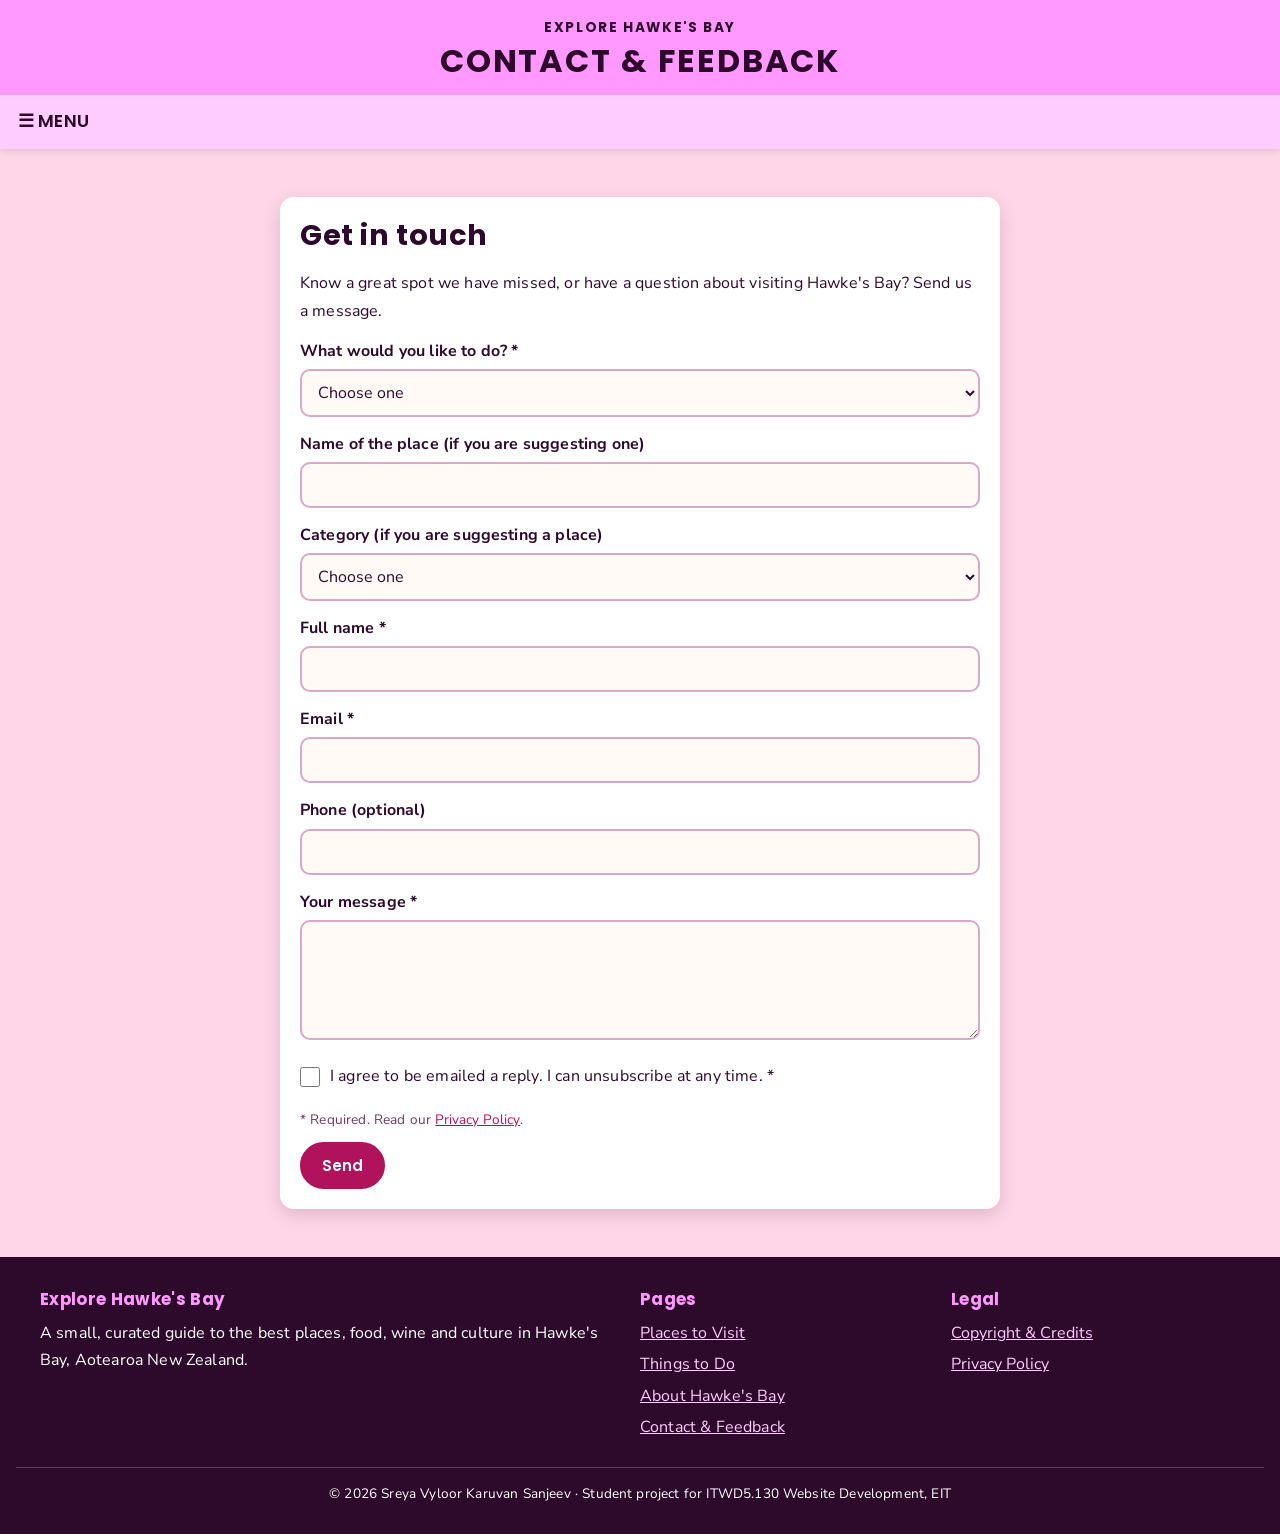
<file: contact.html>
<!DOCTYPE html>
<html lang="en">
<head>
    <meta charset="UTF-8">
    <meta name="viewport" content="width=device-width, initial-scale=1.0">
    <title>Contact &amp; Feedback | Explore Hawke's Bay</title>
    <!-- Google Fonts: Poppins for headings, Nunito Sans for body text -->
    <link rel="preconnect" href="https://fonts.googleapis.com">
    <link rel="preconnect" href="https://fonts.gstatic.com" crossorigin>
    <link href="https://fonts.googleapis.com/css2?family=Nunito+Sans:wght@400;700&family=Poppins:wght@600;700&display=swap" rel="stylesheet">
    <!-- ONE shared CSS file for all pages -->
    <link rel="stylesheet" href="css/style.css">
</head>
<body>
    <!-- ===== HEADER: website title + page title ===== -->
    <header>
        <a class="siteName" href="index.html">EXPLORE HAWKE'S BAY</a>
        <h1>CONTACT &amp; FEEDBACK</h1>
    </header>

    <!-- ===== NAVIGATION: sticky menu bar with curtain menu ===== -->
    <nav>
        <!-- Hidden checkbox controls the curtain menu  -->
        <input type="checkbox" id="menu-toggle">
        <label for="menu-toggle" class="menu-btn">&#9776; MENU</label>
        <!-- Curtain menu -->
        <div class="menu">
            <label for="menu-toggle" class="close-btn">&times;</label>
            <div class="menu-items">
                <a href="index.html">HOME</a>
                <a href="explore.html">PLACES TO VISIT</a>
                <a href="activities.html">THINGS TO DO</a>
                <a href="about.html">ABOUT HAWKE'S BAY</a>
                <a href="contact.html" class="active">CONTACT &amp; FEEDBACK</a>
            </div>
        </div>
        <!-- Google Translate widget -->
        <div class="translateBox" id="googleTranslate"></div>
    </nav>

    <!-- ===== MAIN CONTENT ===== -->
    <main id="mainContent">
        <section class="section blushBg">
            <div class="container contactGrid">

                <div class="formCard" id="suggestPlace">
                    <h2 id="contactTitle">Get in touch</h2>
                    <p>Know a great spot we have missed, or have a question about visiting Hawke's Bay? Send us a message.</p>

                    <form id="contactForm">
                        <div class="formRow">
                            <label for="formType">What would you like to do? *</label>
                            <select id="formType" required>
                                <option value="">Choose one</option>
                                <option>Suggest a place</option>
                                <option>Ask a question</option>
                            </select>
                        </div>
                        <div class="formRow">
                            <label for="placeName">Name of the place (if you are suggesting one)</label>
                            <input type="text" id="placeName">
                        </div>
                        <div class="formRow">
                            <label for="placeCategory">Category (if you are suggesting a place)</label>
                            <select id="placeCategory">
                                <option value="">Choose one</option>
                                <option>Wine &amp; Food</option>
                                <option>Nature Trails</option>
                                <option>Art Deco &amp; Culture</option>
                            </select>
                        </div>
                        <div class="formRow">
                            <label for="fullName">Full name *</label>
                            <input type="text" id="fullName" required>
                        </div>
                        <div class="formRow">
                            <label for="email">Email *</label>
                            <input type="email" id="email" required>
                        </div>
                        <div class="formRow">
                            <label for="phone">Phone (optional)</label>
                            <input type="text" id="phone">
                        </div>
                        <div class="formRow">
                            <label for="message">Your message *</label>
                            <textarea id="message" required></textarea>
                        </div>
                        <div class="formRow checkRow">
                            <input type="checkbox" id="consent" required>
                            <label for="consent">I agree to be emailed a reply. I can unsubscribe at any time. *</label>
                        </div>
                        <p class="formNote">* Required. Read our <button type="button" class="linkButton" onclick="openDialog('privacyDialog')">Privacy Policy</button>.</p>
                        <button type="submit" class="btn">Send</button>
                    </form>
                </div>
            </div>
        </section>
    </main>

    <!-- ===== FOOTER (same on every page) ===== -->
    <footer>
        <div class="container footerGrid">
            <section>
                <h2>Explore Hawke's Bay</h2>
                <p>A small, curated guide to the best places, food, wine and culture in Hawke's Bay, Aotearoa New Zealand.</p>
            </section>
            <section>
                <h2>Pages</h2>
                <ul>
                    <li><a href="explore.html">Places to Visit</a></li>
                    <li><a href="activities.html">Things to Do</a></li>
                    <li><a href="about.html">About Hawke's Bay</a></li>
                    <li><a href="contact.html">Contact &amp; Feedback</a></li>
                </ul>
            </section>
            <section>
                <h2>Legal</h2>
                <ul>
                    <li><button type="button" class="linkButton" onclick="openDialog('copyrightDialog')">Copyright &amp; Credits</button></li>
                    <li><button type="button" class="linkButton" onclick="openDialog('privacyDialog')">Privacy Policy</button></li>
                </ul>
            </section>
        </div>
                <p class="copyright">&copy; 2026 Sreya Vyloor Karuvan Sanjeev &middot; Student project for ITWD5.130 Website Development, EIT</p>
    </footer>

    <!-- ===== COPYRIGHT NOTICE dialog (Copyright Act 1994) ===== -->
    <dialog id="copyrightDialog">
        <div class="dialogInner legalText">
            <button type="button" class="dialogClose" onclick="closeDialog('copyrightDialog')">&times;</button>
            <h2>Copyright &amp; Credits</h2>
            <h3>Statement of authenticity</h3>
                        <p>This website was created by Sreya Vyloor Karuvan Sanjeev (student ID 2025000322) for the ITWD5.130 Website Development assessment at EIT. It is my own work, except where other people's work is acknowledged below. Use of generative AI is declared in my Review and Evaluation report.</p
            <h3>Copyright notice</h3>
            <p>&copy; 2026 Sreya Vyloor Karuvan Sanjeev. The text, layout and code of this site are protected under the New Zealand Copyright Act 1994. Photographs belong to their creators and are used under the licences listed below. This is a student project and is not an official tourism website.</p>
            <h3>Image credits</h3>
            <ul>

                <li>Trumpkinius. (2011). View from Te Mata Peak [Photograph]. Wikimedia Commons. https://commons.wikimedia.org/wiki/File:View_from_te_mata_peak.jpg (CC BY)</li>
                <li>Longman, G. (2006). Te Mata Peak [Photograph]. Wikimedia Commons. https://commons.wikimedia.org/wiki/File:Te_Mata_Peak.jpg (CC BY 2.0)</li>
                <li>Aub, N. (2016). Cape Kidnappers, New Zealand [Photograph]. Wikimedia Commons. https://commons.wikimedia.org/wiki/File:Cape_Kidnappers,_New_Zealand.jpg (CC BY 2.0)</li>
                <li>itravelNZ. (2011). Ahuriri Estuary Walkway, Napier [Photograph]. Wikimedia Commons. https://commons.wikimedia.org/wiki/File:Ahuriri_Estuary_Walkway,_Napier.jpg (CC BY 2.0)</li>
                <li>Cohen-Rose, S., &amp; Rose, C. (2007). Mission Winery, Napier, New Zealand [Photograph]. Wikimedia Commons. https://commons.wikimedia.org/wiki/File:Mission_Winery,_Napier,_New_Zealand_(473754685).jpg (CC BY 2.0)</li>
                <li>Capper, P. (2005). Craggy Range Winery [Photograph]. Wikimedia Commons. https://commons.wikimedia.org/wiki/File:Craggy_Range_Winery.jpg (CC BY 2.0)</li>
                <li>itravelNZ. (2011). Hawkes Bay Farmers Market, Hastings [Photograph]. Wikimedia Commons. https://commons.wikimedia.org/wiki/File:Hawkes_Bay_Farmers_Market,_Hastings_-_6547633233.jpg (CC BY 2.0)</li>
                <li>lumoplank. (n.d.). Napier, Part II: Art Deco [Photograph]. Wikimedia Commons. https://commons.wikimedia.org/wiki/File:Napier,_Part_II-_Art_Deco_-_Napier9507.jpg (CC0 Public Domain)</li>
                <li>QFSE Media. (2012). Marine Parade Garden, Napier [Photograph]. Wikimedia Commons. https://commons.wikimedia.org/wiki/File:Marine_Parade_Garden_Napier-4021.jpg (CC BY-SA 3.0 NZ)</li>
                <li>Hisgett, T. (2016). Hawkes Bay Museum and Art Gallery [Photograph]. Wikimedia Commons. https://commons.wikimedia.org/wiki/File:Hawkes_Bay_Museum_and_Art_Gallery_(30970520053).jpg (CC BY 2.0)</li>
                <li>ZoofanNZ. (2008). 1976 Napier aquarium building [Photograph]. Wikimedia Commons. https://commons.wikimedia.org/wiki/File:1976_napier_aquarium_building.jpg (Public domain)</li>
                <li>Lseven7. (2008). Bare Island [Photograph]. Wikimedia Commons. https://commons.wikimedia.org/wiki/File:Bare_Island1_800x600.jpg (CC BY-SA 3.0)</li>
                <li>Sanjeev, S. V. K. (2026). Hawke's Bay slideshow [Animated GIF made from six of the photos above].</li>

            </ul>
            <h3>References</h3>
            <ul>
                <li>Google. (n.d.). Google Fonts. https://fonts.google.com</li>
                <li>Google. (n.d.). Google Translate website widget. https://translate.google.com</li>
                <li>Google. (n.d.). Google Maps. https://maps.google.com</li>
                <li>NIWA. (n.d.). Climate summaries for New Zealand locations. National Institute of Water and Atmospheric Research. https://niwa.co.nz/climate</li>
                <li>Refsnes Data. (n.d.). W3Schools How To. https://www.w3schools.com/howto/</li>
                <li>Dang, D. (2026). ITWD5.130 Website Development class demos [Unpublished course materials]. Eastern Institute of Technology.</li>
            </ul>
        </div>
    </dialog>

    <!-- ===== PRIVACY POLICY dialog (Privacy Act 2020) ===== -->
    <dialog id="privacyDialog">
        <div class="dialogInner legalText">
            <button type="button" class="dialogClose" onclick="closeDialog('privacyDialog')">&times;</button>
            <h2>Privacy Policy</h2>
            <p>This policy explains how Explore Hawke's Bay handles personal information, following the information privacy principles in the New Zealand Privacy Act 2020.</p>
            <h3>What we collect</h3>
            <p>Only the details you type into our forms: your name, email address, optional phone number and your message or place suggestion.</p>
            <h3>Why we collect it</h3>
            <p>To reply to your question or review your place suggestion. We do not use it for anything else.</p>
            <h3>Emails and consent</h3>
            <p>We only email you if you tick the consent box, as required by the Unsolicited Electronic Messages Act 2007. Every email will include a working unsubscribe link.</p>
            <h3>Storage and sharing</h3>
            <p>Your details are not sold or shared with anyone. Comments and ratings you add on attraction pages are not saved anywhere. Because this is a student project, forms are not sent to a real server.</p>
            <h3>Your rights</h3>
            <p>You can ask to see or correct the personal information we hold about you by using the Contact &amp; Feedback page.</p>
        </div>
    </dialog>

    <!-- ===== JAVASCRIPT ===== -->
    <script src="js/contact.js"></script>
    <script src="js/main.js"></script>
    <!-- Google Translate script loader -->
    <script src="https://translate.google.com/translate_a/element.js?cb=googleTranslateElementInit"></script>
</body>
</html>
</file>
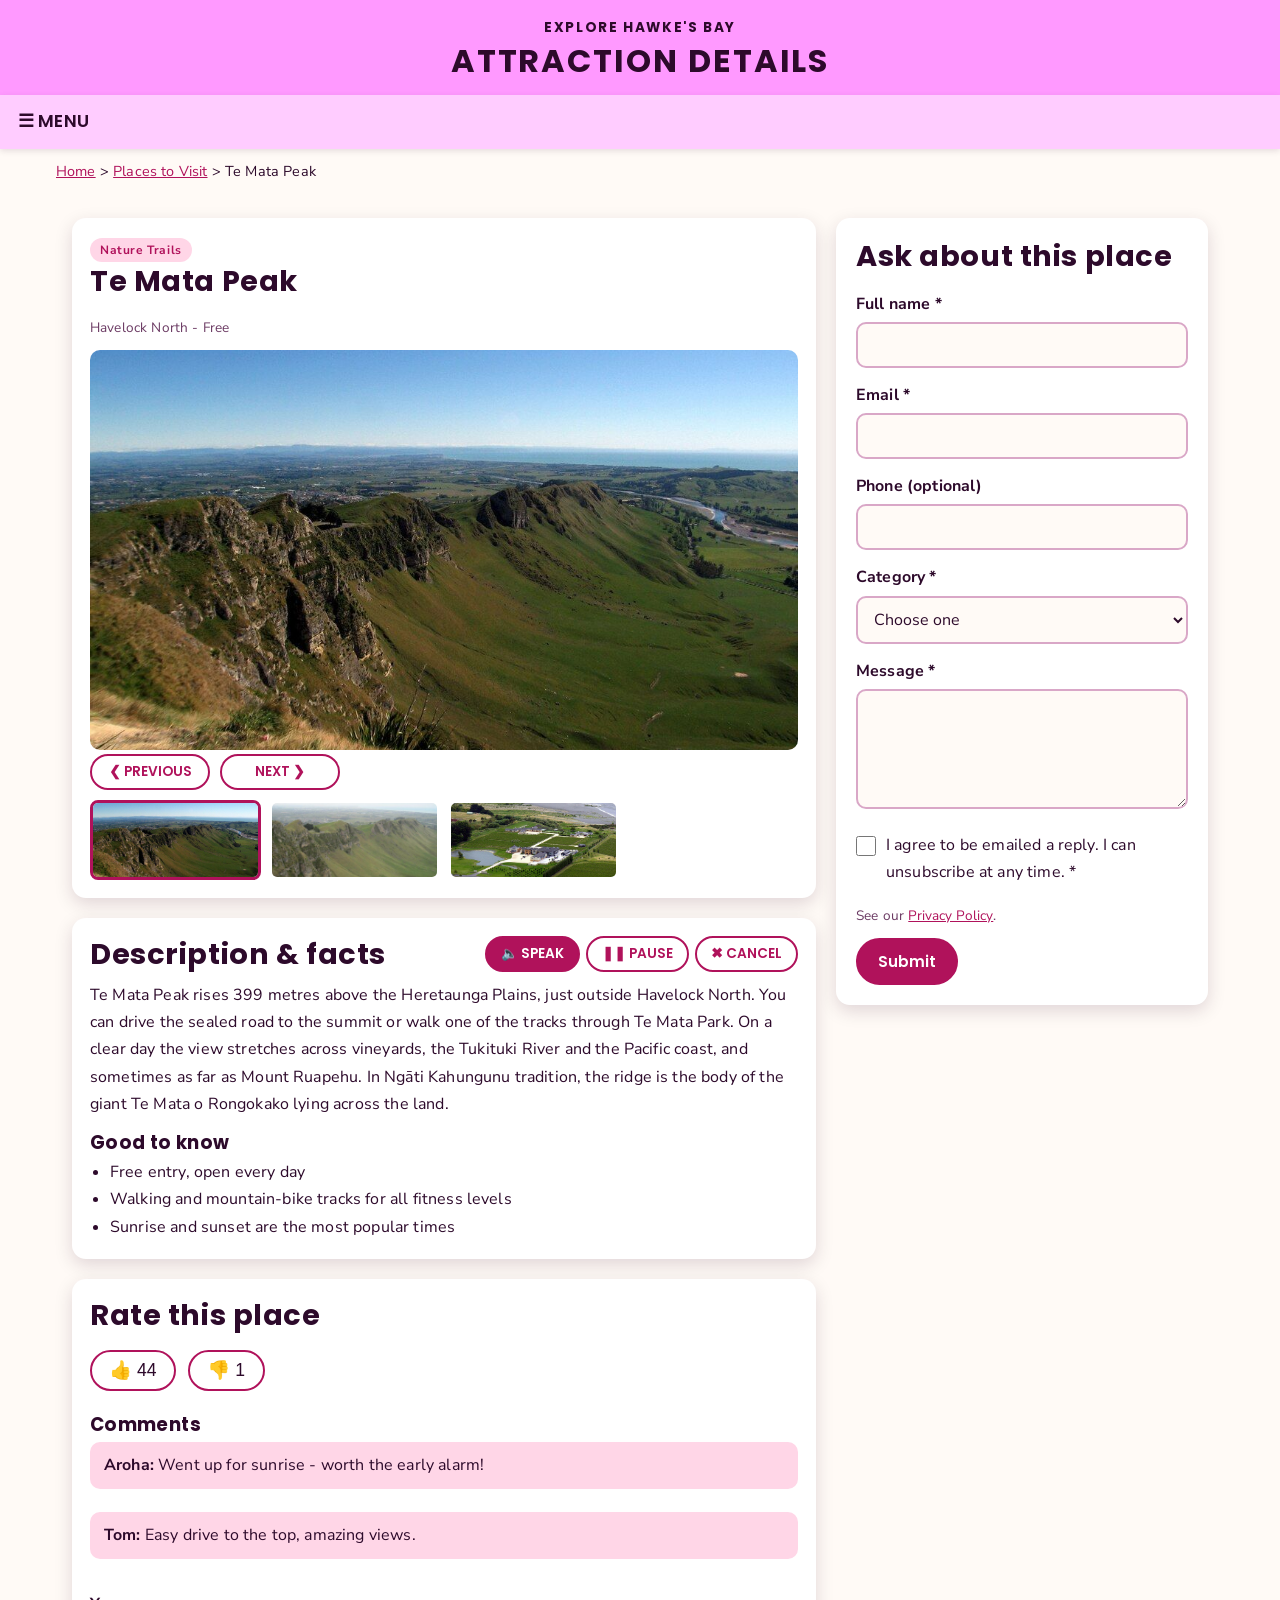
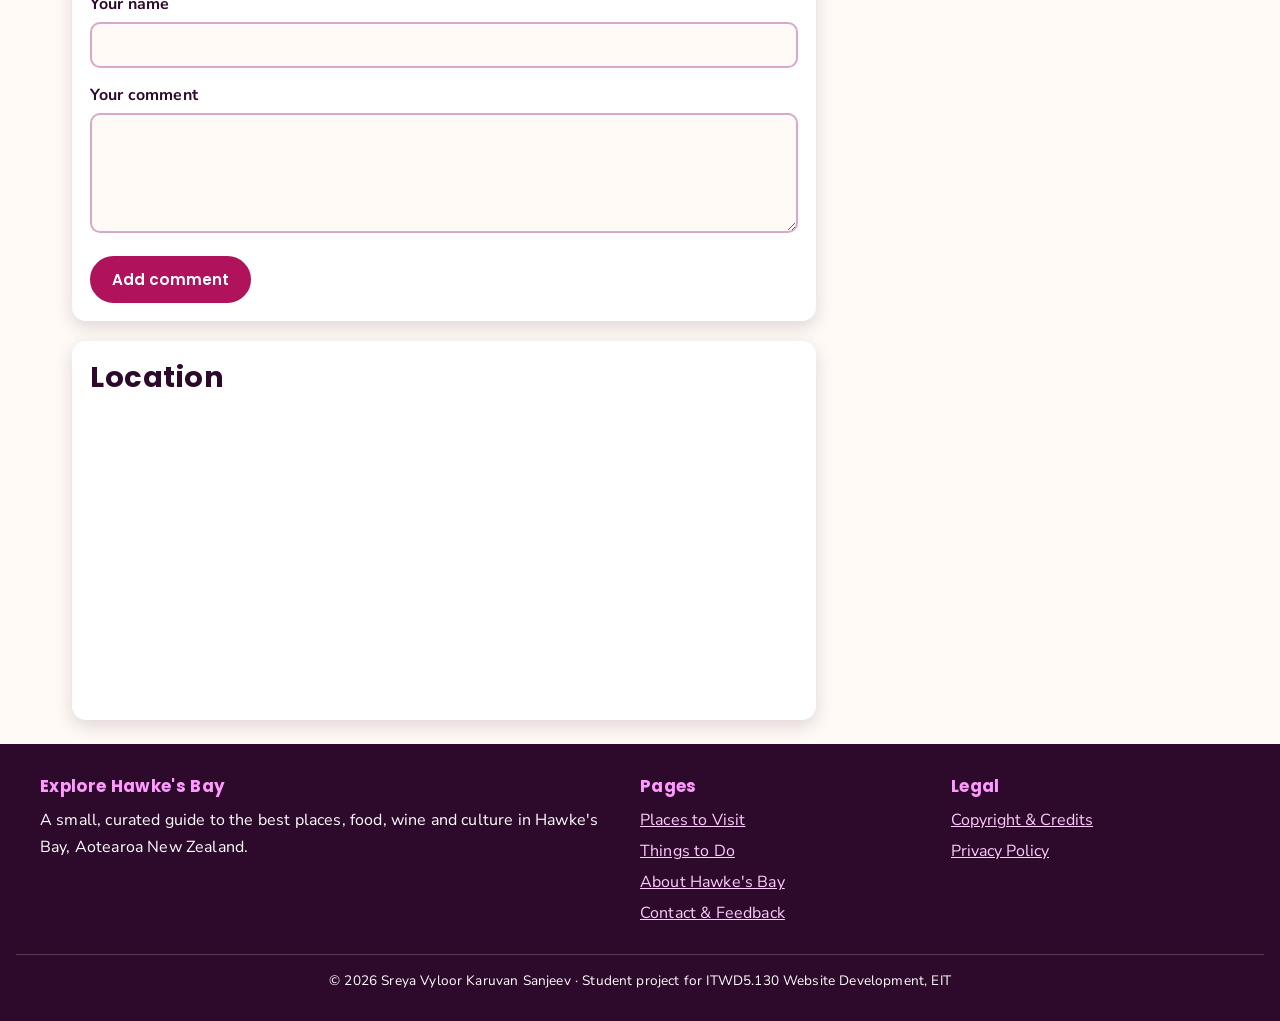
<file: detail.html>
<!DOCTYPE html>
<html lang="en">
<head>
    <meta charset="UTF-8">
    <meta name="viewport" content="width=device-width, initial-scale=1.0">
    <title>Attraction Details | Explore Hawke's Bay</title>
    <!-- Google Fonts: Poppins for headings, Nunito Sans for body text -->
    <link rel="preconnect" href="https://fonts.googleapis.com">
    <link rel="preconnect" href="https://fonts.gstatic.com" crossorigin>
    <link href="https://fonts.googleapis.com/css2?family=Nunito+Sans:wght@400;700&family=Poppins:wght@600;700&display=swap" rel="stylesheet">
    <!-- ONE shared CSS file for all pages -->
    <link rel="stylesheet" href="css/style.css">
</head>
<body>
    <!-- ===== HEADER: website title + page title ===== -->
    <header>
        <a class="siteName" href="index.html">EXPLORE HAWKE'S BAY</a>
        <h1>ATTRACTION DETAILS</h1>
    </header>

    <!-- ===== NAVIGATION: sticky menu bar with curtain menu ===== -->
    <nav>
        <!-- Hidden checkbox controls the curtain menu (no JavaScript needed) -->
        <input type="checkbox" id="menu-toggle">
        <label for="menu-toggle" class="menu-btn">&#9776; MENU</label>
        <!-- Curtain menu -->
        <div class="menu">
            <label for="menu-toggle" class="close-btn">&times;</label>
            <div class="menu-items">
                <a href="index.html">HOME</a>
                <a href="explore.html">PLACES TO VISIT</a>
                <a href="activities.html">THINGS TO DO</a>
                <a href="about.html">ABOUT HAWKE'S BAY</a>
                <a href="contact.html">CONTACT &amp; FEEDBACK</a>
            </div>
        </div>
        <!-- Google Translate widget -->
        <div class="translateBox" id="googleTranslate"></div>
    </nav>

    <!-- Breadcrumb: shows where the visitor is (modelled on TripAdvisor) -->
    <p class="breadcrumb">
        <a href="index.html">Home</a> &gt;
        <a href="explore.html">Places to Visit</a> &gt;
        <span id="breadcrumbName">Attraction</span>
    </p>

    <!-- ===== MAIN CONTENT ===== -->
    <main id="mainContent" class="detailLayout">

        <!-- Left side: overview, photos, description, rating, map -->
        <div class="detailMain">
            <section class="detailCard">
                <span class="categoryTag" id="placeCategory"></span>
                <h2 id="placeName">Attraction</h2>
                <p class="cardMeta" id="placeMeta"></p>

                <!-- Photo slideshow (Manual Slideshow demo) -->
                <div class="slideshow">
                    <img id="manual-slide-image" src="images/teMataPeak.jpg" alt="">
                </div>
                <div class="slideButtons" id="slideButtons">
                    <button class="btn btnSmall btnOutline" onclick="previousSlide()">&#10094; PREVIOUS</button>
                    <button class="btn btnSmall btnOutline" onclick="nextSlide()">NEXT &#10095;</button>
                </div>
                <div class="thumbRow" id="thumbRow"></div>
            </section>

            <section class="detailCard">
                <div class="listenRow">
                    <h2>Description &amp; facts</h2>
                    <!-- Text-to-Speech buttons (W10 Text-to-Speech demo) -->
                    <div class="listenButtons">
                        <button class="btn btnSmall" onclick="speakText()">&#128264; SPEAK</button>
                        <button class="btn btnSmall btnOutline" onclick="toggle(this)">&#10074;&#10074; PAUSE</button>
                        <button class="btn btnSmall btnOutline" onclick="cancel()">&#x2716; CANCEL</button>
                    </div>
                </div>
                <p id="placeDescription"></p>
                <h3>Good to know</h3>
                <ul class="highlightList" id="placeHighlights"></ul>
            </section>

            <section class="detailCard">
                <h2>Rate this place</h2>
                <div class="voteRow">
                    <button class="voteBtn" id="likeBtn">&#128077; <span id="likeNumber">0</span></button>
                    <button class="voteBtn" id="dislikeBtn">&#128078; <span id="dislikeNumber">0</span></button>
                </div>

                <h3 class="spaceTop">Comments</h3>
                <div id="commentList" class="reviewList"></div>

                <div class="spaceTop">
                    <div class="formRow">
                        <label for="commentName">Your name</label>
                        <input type="text" id="commentName">
                    </div>
                    <div class="formRow">
                        <label for="commentText">Your comment</label>
                        <textarea id="commentText"></textarea>
                    </div>
                    <button class="btn" onclick="addComment()">Add comment</button>
                </div>
            </section>

            <section class="detailCard">
                <h2>Location</h2>
                <div class="mapBox">
                    <iframe id="placeMap"></iframe>
                </div>
            </section>
        </div>

        <!-- Right side (desktop): ask a question about this place -->
        <aside class="detailSide">
            <div class="formCard">
                <h2>Ask about this place</h2>
                <form id="enquiryForm">
                    <div class="formRow">
                        <label for="fullName">Full name *</label>
                        <input type="text" id="fullName" required>
                    </div>
                    <div class="formRow">
                        <label for="email">Email *</label>
                        <input type="email" id="email" required>
                    </div>
                    <div class="formRow">
                        <label for="phone">Phone (optional)</label>
                        <input type="text" id="phone">
                    </div>
                    <div class="formRow">
                        <label for="enquiryType">Category *</label>
                        <select id="enquiryType" required>
                            <option value="">Choose one</option>
                            <option>Opening hours</option>
                            <option>Getting there</option>
                            <option>Prices and bookings</option>
                            <option>Accessibility</option>
                            <option>Something else</option>
                        </select>
                    </div>
                    <div class="formRow">
                        <label for="message">Message *</label>
                        <textarea id="message" required></textarea>
                    </div>
                    <div class="formRow checkRow">
                        <input type="checkbox" id="consent" required>
                        <label for="consent">I agree to be emailed a reply. I can unsubscribe at any time. *</label>
                    </div>
                    <p class="formNote">See our <button type="button" class="linkButton" onclick="openDialog('privacyDialog')">Privacy Policy</button>.</p>
                    <button type="submit" class="btn">Submit</button>
                </form>
            </div>
        </aside>
    </main>

    <!-- ===== FOOTER (same on every page) ===== -->
    <footer>
        <div class="container footerGrid">
            <section>
                <h2>Explore Hawke's Bay</h2>
                <p>A small, curated guide to the best places, food, wine and culture in Hawke's Bay, Aotearoa New Zealand.</p>
            </section>
            <section>
                <h2>Pages</h2>
                <ul>
                    <li><a href="explore.html">Places to Visit</a></li>
                    <li><a href="activities.html">Things to Do</a></li>
                    <li><a href="about.html">About Hawke's Bay</a></li>
                    <li><a href="contact.html">Contact &amp; Feedback</a></li>
                </ul>
            </section>
            <section>
                <h2>Legal</h2>
                <ul>
                    <li><button type="button" class="linkButton" onclick="openDialog('copyrightDialog')">Copyright &amp; Credits</button></li>
                    <li><button type="button" class="linkButton" onclick="openDialog('privacyDialog')">Privacy Policy</button></li>
                </ul>
            </section>
        </div>
        <p class="copyright">&copy; 2026 Sreya Vyloor Karuvan Sanjeev &middot; Student project for ITWD5.130 Website Development, EIT</p>
    </footer>

    <!-- ===== COPYRIGHT NOTICE dialog (Copyright Act 1994) ===== -->
    <dialog id="copyrightDialog">
        <div class="dialogInner legalText">
            <button type="button" class="dialogClose" onclick="closeDialog('copyrightDialog')">&times;</button>
            <h2>Copyright &amp; Credits</h2>
            <h3>Statement of authenticity</h3>
            <p>This website was created by Sreya Vyloor Karuvan Sanjeev (student ID 2025000322) for the ITWD5.130 Website Development assessment at EIT. It is my own work, except where other people's work is acknowledged below. Use of generative AI is declared in my Review and Evaluation report.</p>
            <h3>Copyright notice</h3>
            <p>&copy; 2026 Sreya Vyloor Karuvan Sanjeev. The text, layout and code of this site are protected under the New Zealand Copyright Act 1994. Photographs belong to their creators and are used under the licences listed below. This is a student project and is not an official tourism website.</p>
            <h3>Image credits</h3>
            <ul>

                <li>Trumpkinius. (2011). View from Te Mata Peak [Photograph]. Wikimedia Commons. https://commons.wikimedia.org/wiki/File:View_from_te_mata_peak.jpg (CC BY)</li>
                <li>Longman, G. (2006). Te Mata Peak [Photograph]. Wikimedia Commons. https://commons.wikimedia.org/wiki/File:Te_Mata_Peak.jpg (CC BY 2.0)</li>
                <li>Aub, N. (2016). Cape Kidnappers, New Zealand [Photograph]. Wikimedia Commons. https://commons.wikimedia.org/wiki/File:Cape_Kidnappers,_New_Zealand.jpg (CC BY 2.0)</li>
                <li>itravelNZ. (2011). Ahuriri Estuary Walkway, Napier [Photograph]. Wikimedia Commons. https://commons.wikimedia.org/wiki/File:Ahuriri_Estuary_Walkway,_Napier.jpg (CC BY 2.0)</li>
                <li>Cohen-Rose, S., &amp; Rose, C. (2007). Mission Winery, Napier, New Zealand [Photograph]. Wikimedia Commons. https://commons.wikimedia.org/wiki/File:Mission_Winery,_Napier,_New_Zealand_(473754685).jpg (CC BY 2.0)</li>
                <li>Capper, P. (2005). Craggy Range Winery [Photograph]. Wikimedia Commons. https://commons.wikimedia.org/wiki/File:Craggy_Range_Winery.jpg (CC BY 2.0)</li>
                <li>itravelNZ. (2011). Hawkes Bay Farmers Market, Hastings [Photograph]. Wikimedia Commons. https://commons.wikimedia.org/wiki/File:Hawkes_Bay_Farmers_Market,_Hastings_-_6547633233.jpg (CC BY 2.0)</li>
                <li>lumoplank. (n.d.). Napier, Part II: Art Deco [Photograph]. Wikimedia Commons. https://commons.wikimedia.org/wiki/File:Napier,_Part_II-_Art_Deco_-_Napier9507.jpg (CC0 Public Domain)</li>
                <li>QFSE Media. (2012). Marine Parade Garden, Napier [Photograph]. Wikimedia Commons. https://commons.wikimedia.org/wiki/File:Marine_Parade_Garden_Napier-4021.jpg (CC BY-SA 3.0 NZ)</li>
                <li>Hisgett, T. (2016). Hawkes Bay Museum and Art Gallery [Photograph]. Wikimedia Commons. https://commons.wikimedia.org/wiki/File:Hawkes_Bay_Museum_and_Art_Gallery_(30970520053).jpg (CC BY 2.0)</li>
                <li>ZoofanNZ. (2008). 1976 Napier aquarium building [Photograph]. Wikimedia Commons. https://commons.wikimedia.org/wiki/File:1976_napier_aquarium_building.jpg (Public domain)</li>
                <li>Lseven7. (2008). Bare Island [Photograph]. Wikimedia Commons. https://commons.wikimedia.org/wiki/File:Bare_Island1_800x600.jpg (CC BY-SA 3.0)</li>
                <li>Sanjeev, S. V. K. (2026). Hawke's Bay slideshow [Animated GIF made from six of the photos above].</li>

            </ul>
            <h3>References</h3>
            <ul>
                <li>Google. (n.d.). Google Fonts. https://fonts.google.com</li>
                <li>Google. (n.d.). Google Translate website widget. https://translate.google.com</li>
                <li>Google. (n.d.). Google Maps. https://maps.google.com</li>
                <li>NIWA. (n.d.). Climate summaries for New Zealand locations. National Institute of Water and Atmospheric Research. https://niwa.co.nz/climate</li>
                <li>Refsnes Data. (n.d.). W3Schools How To. https://www.w3schools.com/howto/</li>
                <li>Dang, D. (2026). ITWD5.130 Website Development class demos [Unpublished course materials]. Eastern Institute of Technology.</li>
            </ul>
        </div>
    </dialog>

    <!-- ===== PRIVACY POLICY dialog (Privacy Act 2020) ===== -->
    <dialog id="privacyDialog">
        <div class="dialogInner legalText">
            <button type="button" class="dialogClose" onclick="closeDialog('privacyDialog')">&times;</button>
            <h2>Privacy Policy</h2>
            <p>This policy explains how Explore Hawke's Bay handles personal information, following the information privacy principles in the New Zealand Privacy Act 2020.</p>
            <h3>What we collect</h3>
            <p>Only the details you type into our forms: your name, email address, optional phone number and your message or place suggestion.</p>
            <h3>Why we collect it</h3>
            <p>To reply to your question or review your place suggestion. We do not use it for anything else.</p>
            <h3>Emails and consent</h3>
            <p>We only email you if you tick the consent box, as required by the Unsolicited Electronic Messages Act 2007. Every email will include a working unsubscribe link.</p>
            <h3>Storage and sharing</h3>
            <p>Your details are not sold or shared with anyone. Comments and ratings you add on attraction pages are not saved anywhere. Because this is a student project, forms are not sent to a real server.</p>
            <h3>Your rights</h3>
            <p>You can ask to see or correct the personal information we hold about you by using the Contact &amp; Feedback page.</p>
        </div>
    </dialog>

    <!-- ===== JAVASCRIPT ===== -->
    <script src="js/data.js"></script>
    <script src="js/detail.js"></script>
    <script src="js/main.js"></script>
    <!-- Google Translate script loader -->
    <script src="https://translate.google.com/translate_a/element.js?cb=googleTranslateElementInit"></script>
</body>
</html>
</file>
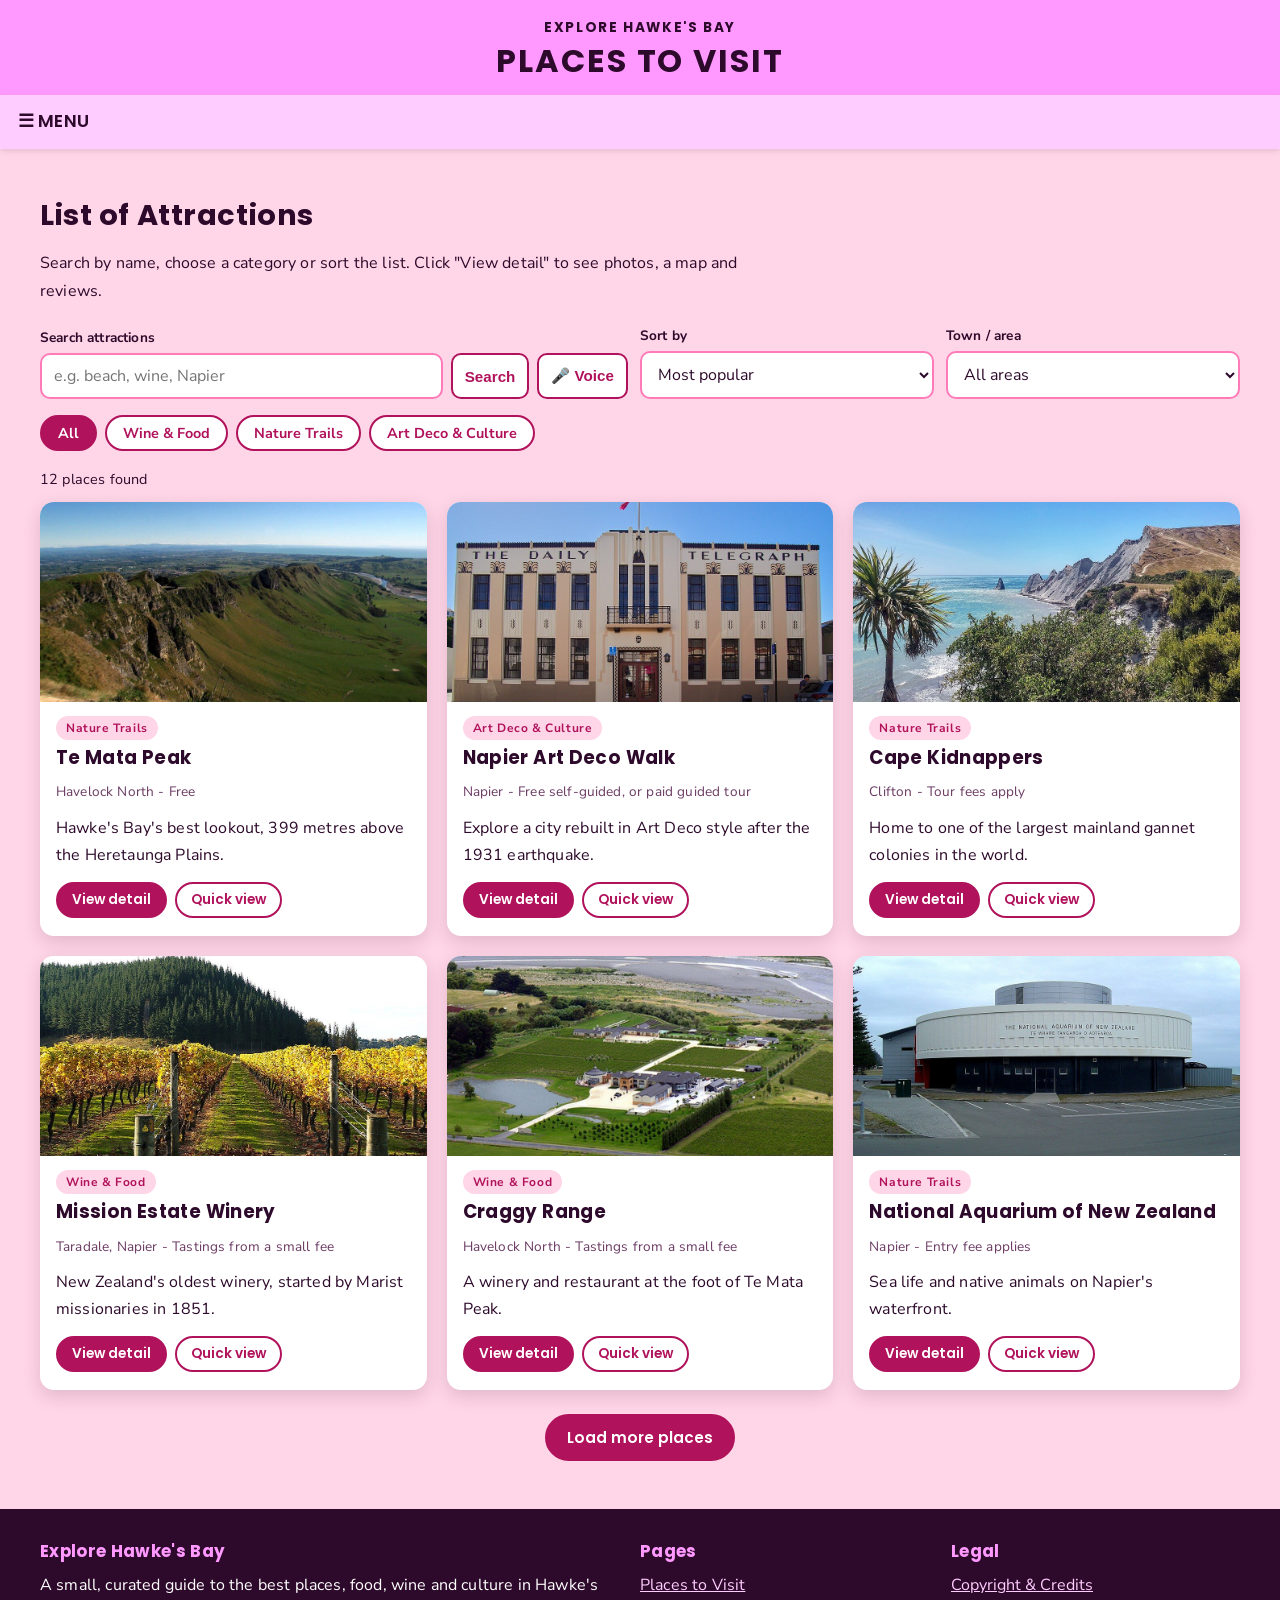
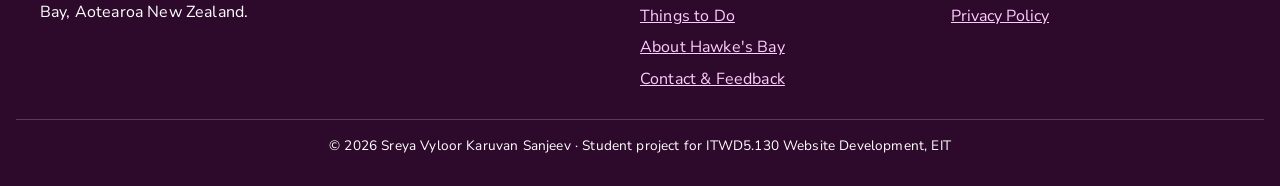
<file: explore.html>
<!DOCTYPE html>
<html lang="en">
<head>
    <meta charset="UTF-8">
    <meta name="viewport" content="width=device-width, initial-scale=1.0">
    <title>Places to Visit | Explore Hawke's Bay</title>
    <!-- Google Fonts: Poppins for headings, Nunito Sans for body text -->
    <link rel="preconnect" href="https://fonts.googleapis.com">
    <link rel="preconnect" href="https://fonts.gstatic.com" crossorigin>
    <link href="https://fonts.googleapis.com/css2?family=Nunito+Sans:wght@400;700&family=Poppins:wght@600;700&display=swap" rel="stylesheet">
    <!-- ONE shared CSS file for all pages -->
    <link rel="stylesheet" href="css/style.css">
</head>
<body>
    <!-- ===== HEADER: website title + page title ===== -->
    <header>
        <a class="siteName" href="index.html">EXPLORE HAWKE'S BAY</a>
        <h1>PLACES TO VISIT</h1>
    </header>

    <!-- ===== NAVIGATION: sticky menu bar with curtain menu ===== -->
    <nav>
        <!-- Hidden checkbox controls the curtain menu (no JavaScript needed) -->
        <input type="checkbox" id="menu-toggle">
        <label for="menu-toggle" class="menu-btn">&#9776; MENU</label>
        <!-- Curtain menu -->
        <div class="menu">
            <label for="menu-toggle" class="close-btn">&times;</label>
            <div class="menu-items">
                <a href="index.html">HOME</a>
                <a href="explore.html" class="active">PLACES TO VISIT</a>
                <a href="activities.html">THINGS TO DO</a>
                <a href="about.html">ABOUT HAWKE'S BAY</a>
                <a href="contact.html">CONTACT &amp; FEEDBACK</a>
            </div>
        </div>
        <!-- Google Translate widget -->
        <div class="translateBox" id="googleTranslate"></div>
    </nav>

    <!-- ===== MAIN CONTENT ===== -->
    <main id="mainContent">
        <section class="section blushBg">
            <div class="container">
                <h2>List of Attractions</h2>
                <p class="sectionIntro">Search by name, choose a category or sort the list. Click "View detail" to see photos, a map and reviews.</p>

                <!-- Search and sort controls -->
                <div class="controlPanel">
                    <div>
                        <label for="searchInput">Search attractions</label>
                        <div class="searchRow">
                            <input type="text" id="searchInput" placeholder="e.g. beach, wine, Napier">
                            <button class="iconBtn" onclick="updatePlaces()">Search</button>
                            <button class="iconBtn" id="voiceSearchBtn" onclick="startTalking()">&#127908; Voice</button>
                        </div>
                    </div>
                    <div>
                        <label for="sortSelect">Sort by</label>
                        <select id="sortSelect" onchange="updatePlaces()">
                            <option value="popular">Most popular</option>
                            <option value="name">Name (A&ndash;Z)</option>
                            <option value="area">Town / area</option>
                        </select>
                    </div>
                    <div>
                        <label for="areaSelect">Town / area</label>
                        <select id="areaSelect" onchange="updatePlaces()">
                            <option value="All">All areas</option>
                        </select>
                    </div>
                </div>

                <!-- Pill-shaped category buttons (modelled on NewZealand.com) -->
                <div class="pillRow">
                    <button class="pill active" onclick="chooseCategory(0, this)">All</button>
                    <button class="pill" onclick="chooseCategory(1, this)">Wine &amp; Food</button>
                    <button class="pill" onclick="chooseCategory(2, this)">Nature Trails</button>
                    <button class="pill" onclick="chooseCategory(3, this)">Art Deco &amp; Culture</button>
                </div>

                <p class="resultCount" id="resultCount"></p>

                <!-- Destination grid: cards are added by js/explore.js -->
                <div class="cardGrid" id="placeGrid"></div>

                <div class="loadMoreWrap">
                    <button class="btn" id="loadMoreBtn" onclick="loadMore()">Load more places</button>
                </div>
            </div>
        </section>

        <!-- Quick view dialog (modal dialog demo) -->
        <dialog id="quickView">
            <div class="dialogInner" id="quickViewContent"></div>
        </dialog>
    </main>

    <!-- ===== FOOTER (same on every page) ===== -->
    <footer>
        <div class="container footerGrid">
            <section>
                <h2>Explore Hawke's Bay</h2>
                <p>A small, curated guide to the best places, food, wine and culture in Hawke's Bay, Aotearoa New Zealand.</p>
            </section>
            <section>
                <h2>Pages</h2>
                <ul>
                    <li><a href="explore.html">Places to Visit</a></li>
                    <li><a href="activities.html">Things to Do</a></li>
                    <li><a href="about.html">About Hawke's Bay</a></li>
                    <li><a href="contact.html">Contact &amp; Feedback</a></li>
                </ul>
            </section>
            <section>
                <h2>Legal</h2>
                <ul>
                    <li><button type="button" class="linkButton" onclick="openDialog('copyrightDialog')">Copyright &amp; Credits</button></li>
                    <li><button type="button" class="linkButton" onclick="openDialog('privacyDialog')">Privacy Policy</button></li>
                </ul>
            </section>
        </div>
        <p class="copyright">&copy; 2026 Sreya Vyloor Karuvan Sanjeev &middot; Student project for ITWD5.130 Website Development, EIT</p>
    </footer>

    <!-- ===== COPYRIGHT NOTICE dialog (Copyright Act 1994) ===== -->
    <dialog id="copyrightDialog">
        <div class="dialogInner legalText">
            <button type="button" class="dialogClose" onclick="closeDialog('copyrightDialog')">&times;</button>
            <h2>Copyright &amp; Credits</h2>
            <h3>Statement of authenticity</h3>
            <p>This website was created by Sreya Vyloor Karuvan Sanjeev (student ID 2025000322) for the ITWD5.130 Website Development assessment at EIT. It is my own work, except where other people's work is acknowledged below. Use of generative AI is declared in my Review and Evaluation report.</p>
            <h3>Copyright notice</h3>
            <p>&copy; 2026 Sreya Vyloor Karuvan Sanjeev. The text, layout and code of this site are protected under the New Zealand Copyright Act 1994. Photographs belong to their creators and are used under the licences listed below. This is a student project and is not an official tourism website.</p>
            <h3>Image credits</h3>
            <ul>
                <li>Trumpkinius. (2011). View from Te Mata Peak [Photograph]. Wikimedia Commons. https://commons.wikimedia.org/wiki/File:View_from_te_mata_peak.jpg (CC BY)</li>
                <li>Longman, G. (2006). Te Mata Peak [Photograph]. Wikimedia Commons. https://commons.wikimedia.org/wiki/File:Te_Mata_Peak.jpg (CC BY 2.0)</li>
                <li>Aub, N. (2016). Cape Kidnappers, New Zealand [Photograph]. Wikimedia Commons. https://commons.wikimedia.org/wiki/File:Cape_Kidnappers,_New_Zealand.jpg (CC BY 2.0)</li>
                <li>itravelNZ. (2011). Ahuriri Estuary Walkway, Napier [Photograph]. Wikimedia Commons. https://commons.wikimedia.org/wiki/File:Ahuriri_Estuary_Walkway,_Napier.jpg (CC BY 2.0)</li>
                <li>Cohen-Rose, S., &amp; Rose, C. (2007). Mission Winery, Napier, New Zealand [Photograph]. Wikimedia Commons. https://commons.wikimedia.org/wiki/File:Mission_Winery,_Napier,_New_Zealand_(473754685).jpg (CC BY 2.0)</li>
                <li>Capper, P. (2005). Craggy Range Winery [Photograph]. Wikimedia Commons. https://commons.wikimedia.org/wiki/File:Craggy_Range_Winery.jpg (CC BY 2.0)</li>
                <li>itravelNZ. (2011). Hawkes Bay Farmers Market, Hastings [Photograph]. Wikimedia Commons. https://commons.wikimedia.org/wiki/File:Hawkes_Bay_Farmers_Market,_Hastings_-_6547633233.jpg (CC BY 2.0)</li>
                <li>lumoplank. (n.d.). Napier, Part II: Art Deco [Photograph]. Wikimedia Commons. https://commons.wikimedia.org/wiki/File:Napier,_Part_II-_Art_Deco_-_Napier9507.jpg (CC0 Public Domain)</li>
                <li>QFSE Media. (2012). Marine Parade Garden, Napier [Photograph]. Wikimedia Commons. https://commons.wikimedia.org/wiki/File:Marine_Parade_Garden_Napier-4021.jpg (CC BY-SA 3.0 NZ)</li>
                <li>Hisgett, T. (2016). Hawkes Bay Museum and Art Gallery [Photograph]. Wikimedia Commons. https://commons.wikimedia.org/wiki/File:Hawkes_Bay_Museum_and_Art_Gallery_(30970520053).jpg (CC BY 2.0)</li>
                <li>ZoofanNZ. (2008). 1976 Napier aquarium building [Photograph]. Wikimedia Commons. https://commons.wikimedia.org/wiki/File:1976_napier_aquarium_building.jpg (Public domain)</li>
                <li>Lseven7. (2008). Bare Island [Photograph]. Wikimedia Commons. https://commons.wikimedia.org/wiki/File:Bare_Island1_800x600.jpg (CC BY-SA 3.0)</li>
                <li>Sanjeev, S. V. K. (2026). Hawke's Bay slideshow [Animated GIF made from six of the photos above].</li>
            </ul>
            <h3>References</h3>
            <ul>
                <li>Google. (n.d.). Google Fonts. https://fonts.google.com</li>
                <li>Google. (n.d.). Google Translate website widget. https://translate.google.com</li>
                <li>Google. (n.d.). Google Maps. https://maps.google.com</li>
                <li>NIWA. (n.d.). Climate summaries for New Zealand locations. National Institute of Water and Atmospheric Research. https://niwa.co.nz/climate</li>
                <li>Refsnes Data. (n.d.). W3Schools How To. https://www.w3schools.com/howto/</li>
                <li>Dang, D. (2026). ITWD5.130 Website Development class demos [Unpublished course materials]. Eastern Institute of Technology.</li>
            </ul>
        </div>
    </dialog>

    <!-- ===== PRIVACY POLICY dialog (Privacy Act 2020) ===== -->
    <dialog id="privacyDialog">
        <div class="dialogInner legalText">
            <button type="button" class="dialogClose" onclick="closeDialog('privacyDialog')">&times;</button>
            <h2>Privacy Policy</h2>
            <p>This policy explains how Explore Hawke's Bay handles personal information, following the information privacy principles in the New Zealand Privacy Act 2020.</p>
            <h3>What we collect</h3>
            <p>Only the details you type into our forms: your name, email address, optional phone number and your message or place suggestion.</p>
            <h3>Why we collect it</h3>
            <p>To reply to your question or review your place suggestion. We do not use it for anything else.</p>
            <h3>Emails and consent</h3>
            <p>We only email you if you tick the consent box, as required by the Unsolicited Electronic Messages Act 2007. Every email will include a working unsubscribe link.</p>
            <h3>Storage and sharing</h3>
            <p>Your details are not sold or shared with anyone. Comments and ratings you add on attraction pages are not saved anywhere. Because this is a student project, forms are not sent to a real server.</p>
            <h3>Your rights</h3>
            <p>You can ask to see or correct the personal information we hold about you by using the Contact &amp; Feedback page.</p>
        </div>
    </dialog>

    <!-- ===== JAVASCRIPT ===== -->
    <script src="js/data.js"></script>
    <script src="js/explore.js"></script>
    <script src="js/main.js"></script>
    <!-- Google Translate script loader -->
    <script src="https://translate.google.com/translate_a/element.js?cb=googleTranslateElementInit"></script>
</body>
</html>
</file>
<file: css/style.css>
/* =========================================================
   style.css - Explore Hawke's Bay
   ONE shared stylesheet for every page.
   MOBILE FIRST: the styles at the top are for small phones
   (up to 425px). Media queries further down add changes for
   tablets (426px+) and desktops (769px+), the same breakpoints
   used in the ITWD5.130 class demos.
   ========================================================= */

/* ---------- Colour theme (from the Session 2 wireframes) ---------- */
:root {
    --titleBar: #ff99ff;      /* violet-pink title bar */
    --menuBar: #ffccff;       /* light pink menu bar */
    --blush: #ffd6e7;         /* light pink sections */
    --salmon: #ffd9d2;        /* soft salmon sections */
    --hotPink: #ff7ab8;       /* bright pink sections */
    --deepPink: #b0125b;      /* buttons and links (white text = high contrast) */
    --plum: #2d0a2b;          /* main text colour */
    --cream: #fffaf6;         /* page background */
    --white: #ffffff;
    --shadow: 0 6px 18px rgba(45, 10, 43, 0.15);
    --radius: 14px;
}

/* ---------- Reset & base ---------- */
* {
    box-sizing: border-box;
    margin: 0;
    padding: 0;
}

html {
    scroll-behavior: smooth;
}

body {
    font-family: "Nunito Sans", Arial, sans-serif;
    font-size: 1rem;
    line-height: 1.7;              /* readable paragraphs */
    letter-spacing: 0.01em;
    color: var(--plum);
    background-color: var(--cream);
}

h1, h2, h3, h4 {
    font-family: "Poppins", Arial, sans-serif;
    line-height: 1.25;
    letter-spacing: 0.02em;
}

h1 { font-size: 1.8rem; }
h2 { font-size: 1.5rem; margin-bottom: 0.6em; }
h3 { font-size: 1.15rem; margin-bottom: 0.3em; }

p { margin-bottom: 0.8em; }

img {
    max-width: 100%;
    display: block;
}

a { color: var(--deepPink); }

/*-------------------------------------------------------*/
header {
    /* Define styles for header section (title bar) */
    background-color: var(--titleBar);
    color: var(--plum);
    text-align: center;
    padding-top: 14px;
    padding-bottom: 14px;
    margin: 0px;
}
.siteName {
    display: inline-block;
    font-family: "Poppins", Arial, sans-serif;
    font-weight: 700;
    font-size: 0.85rem;
    letter-spacing: 0.12em;
    color: var(--plum);
    text-decoration: none;
}
header h1 {
    font-size: 1.5rem;
    letter-spacing: 0.06em;
}

/*-------------------------------------------------------*/
nav {
    /* Define styles for nav (menu bar) - sticky navbar demo */
    background-color: var(--menuBar);
    position: sticky;          /* stays at the top while scrolling */
    top: 0;
    z-index: 50;
    display: flex;
    align-items: center;
    justify-content: space-between;
    padding: 0 8px;
    box-shadow: 0 2px 6px rgba(45, 10, 43, 0.12);
}

/*-------------------------------------------------------*/
/* Curtain menu */
.menu {
    position: fixed;        /* Stays in place when scrolling */
    top: 0;                 /* Positions at top-left corner */
    left: 0;                /* Positions at top-left corner */
    width: 90%;             /* Takes 90% of screen width */
    height: 0;              /* Hidden initially (zero height) */
    background-color: rgba(176, 18, 91, 0.95);   /* deep pink menu background */
    overflow: hidden;       /* Hides content that exceeds height */
    transition: 0.5s;       /* Smooth 0.5 second animation */
    text-align: center;
    z-index: 100;           /* Sits above other content */
}

/* Menu button */
.menu-btn {
    font-family: "Poppins", Arial, sans-serif;
    font-weight: 600;
    font-size: 1.1rem;      /* Large hamburger icon */
    cursor: pointer;        /* Shows it's clickable */
    padding: 12px 10px;     /* Space around the icon */
    display: inline-block;  /* Takes up only needed space */
}

/* Hide checkbox */
#menu-toggle {
    display: none;          /* Hides from view (only for logic) */
}

/* Show menu when checked */
#menu-toggle:checked ~ .menu {
    height: 100%;           /* When checkbox is checked, menu expands to full height */
}

/* Close button */
.close-btn {
    font-size: 2.6rem;      /* Large X icon */
    line-height: 1;
    color: var(--white);
    position: absolute;     /* Positioned relative to menu */
    top: 14px;              /* Top-right corner of menu */
    right: 24px;            /* Top-right corner of menu */
    cursor: pointer;        /* Shows it's clickable */
}

/* Menu items */
.menu-items {
    margin-top: 90px;       /* Spacing below close button */
    margin-bottom: 0px;
}
.menu-items a {
    display: block;         /* Each link on new line */
    font-family: "Poppins", Arial, sans-serif;
    font-size: 1.4rem;      /* Large text */
    color: var(--white);
    text-decoration: none;  /* Removes underlines */
    padding: 10px;          /* Space around text */
    letter-spacing: 0.05em;
}

/* Hover effect */
.menu-items a:hover {
    color: var(--menuBar);
    text-decoration: underline;
}
/* The page we are on */
.menu-items a.active {
    color: var(--titleBar);
}

/*-------------------------------------------------------*/
main {
    /* Define style for main */
    /* At least 70% of browser height */
    min-height: 70vh;       /* vh = viewport height = browser height */
}

/*-------------------------------------------------------*/
footer {
    /* Define style for footer */
    background-color: var(--plum);
    color: var(--white);
    padding: 32px 16px 18px 16px;
}
.footerGrid { display: grid; gap: 22px; }
footer h2 { font-size: 1.05rem; color: var(--titleBar); }
footer a { color: var(--menuBar); }
footer ul { list-style: none; }
footer li { margin-bottom: 4px; }
.linkButton {
    background: none;
    border: none;
    padding: 0;
    color: var(--menuBar);
    text-decoration: underline;
    font-family: inherit;
    font-size: inherit;
    cursor: pointer;
}
.copyright {
    border-top: 1px solid rgba(255, 255, 255, 0.2);
    margin-top: 22px;
    padding-top: 14px;
    font-size: 0.85rem;
    text-align: center;
}

/* Google Translate widget (accessibility: understandable for international visitors) */
.translateBox {
    font-size: 0.8rem;
    max-width: 55%;
    height: 30px;           /* only show the language box, not the "Powered by" text */
    overflow: hidden;
}

/* ---------- Main layout ---------- */
.section {
    padding: 32px 16px;
}
.container {
    max-width: 1200px;
    margin: 0 auto;
}
.blushBg  { background-color: var(--blush); }
.salmonBg { background-color: var(--salmon); }
.pinkBg   { background-color: var(--hotPink); }
.sectionIntro {
    max-width: 700px;
    margin-bottom: 1.2em;
}

/* Breadcrumb (Attraction Details) */
.breadcrumb {
    font-size: 0.9rem;
    padding: 10px 16px;
    max-width: 1200px;
    margin: 0 auto;
}

/* ---------- Buttons ---------- */
.btn {
    display: inline-block;
    padding: 10px 20px;
    border: 2px solid var(--deepPink);
    border-radius: 999px;
    background-color: var(--deepPink);
    color: var(--white);
    font-family: "Poppins", Arial, sans-serif;
    font-weight: 600;
    font-size: 0.95rem;
    text-decoration: none;
    cursor: pointer;
    transition: transform 0.2s ease, background-color 0.2s ease;
}
.btn:hover { transform: translateY(-2px); background-color: #8e0c48; }
.btnOutline {
    background-color: var(--white);
    color: var(--deepPink);
}
.btnOutline:hover { background-color: var(--blush); color: var(--deepPink); }
.btnSmall { padding: 6px 14px; font-size: 0.85rem; }

/* ---------- Home: hero (Blurred Background Image demo) ---------- */
.hero {
    position: relative;          /* so the text box can sit on top of the image */
    height: 75vh;
    min-height: 460px;
    overflow: hidden;            /* stops the blur spilling outside the hero */
}
.bg-image {
    /* The image used */
    background-image: url("../images/missionEstate.jpg");
    /* Add the blur effect */
    filter: blur(4px);
    -webkit-filter: blur(4px);
    /* Full height */
    height: 100%;
    /* Center and scale the image nicely */
    background-position: center;
    background-repeat: no-repeat;
    background-size: cover;
}
/* Position text in the middle of the image */
.bg-text {
    background-color: rgb(0, 0, 0);            /* fallback colour */
    background-color: rgba(45, 10, 43, 0.6);   /* dark plum, see-through */
    color: white;
    font-weight: bold;
    border: 3px solid #f1f1f1;
    border-radius: var(--radius);
    position: absolute;
    top: 50%;
    left: 50%;
    transform: translate(-50%, -50%);
    z-index: 2;
    width: 90%;
    max-width: 640px;
    padding: 20px;
    text-align: center;
}
.bg-text h2 { font-size: 1.7rem; }
.bg-text p { font-weight: normal; }
.heroButtons { display: flex; flex-wrap: wrap; gap: 10px; justify-content: center; margin-top: 12px; }
.bg-text .btnOutline { background-color: transparent; color: white; border: 2px solid white; }
.bg-text .btnOutline:hover { background-color: rgba(255, 255, 255, 0.2); color: white; }


/* Quick links (Hastings / Napier / Havelock North) */
.quickLinks {
    display: grid;
    grid-template-columns: 1fr;
    gap: 12px;
}
.quickLink {
    display: block;
    padding: 16px;
    border-radius: var(--radius);
    background-color: var(--plum);
    color: var(--white);
    text-align: center;
    font-family: "Poppins", Arial, sans-serif;
    font-weight: 600;
    text-decoration: none;
    transition: transform 0.2s ease;
}
.quickLink:hover { transform: scale(1.04); }
.quickLink span { display: block; font-weight: 400; font-size: 0.85rem; opacity: 0.85; }

/* Home: three facts strip */
.factList {
    list-style: none;
    display: grid;
    gap: 14px;
}
.factList li {
    display: flex;
    gap: 14px;
    align-items: flex-start;
    background-color: var(--white);
    border-radius: var(--radius);
    padding: 14px;
    box-shadow: var(--shadow);
}
.factIcon {
    flex: 0 0 44px;
    height: 44px;
    border-radius: 50%;
    text-align: center;
    line-height: 44px;
    background-color: var(--hotPink);
    font-size: 1.3rem;
}

/* ---------- Cards (places / activities) ---------- */
.cardGrid {
    display: grid;
    grid-template-columns: 1fr;        /* phones: 1 column */
    gap: 20px;
}
.card {
    background-color: var(--white);
    border-radius: var(--radius);
    overflow: hidden;
    box-shadow: var(--shadow);
    display: flex;
    flex-direction: column;
    transition: transform 0.25s ease, box-shadow 0.25s ease;
}
.card:hover {
    transform: translateY(-6px) scale(1.02);    /* hover animation from the products demo */
    box-shadow: 0 12px 26px rgba(45, 10, 43, 0.22);
}
.card img {
    width: 100%;
    height: 200px;
    object-fit: cover;
}
.cardBody {
    padding: 14px 16px 18px;
    display: flex;
    flex-direction: column;
    gap: 6px;
    flex: 1;
}
.cardBody p { margin-bottom: 0.4em; }
.cardMeta {
    font-size: 0.85rem;
    color: #6b3a63;
}
.categoryTag {
    display: inline-block;
    margin-right: auto;      /* stops the tag stretching across the card */
    font-size: 0.75rem;
    font-weight: 700;
    letter-spacing: 0.05em;
    padding: 2px 10px;
    border-radius: 999px;
    background-color: var(--blush);
    color: var(--deepPink);
}
.cardActions {
    margin-top: auto;
    display: flex;
    flex-wrap: wrap;
    gap: 8px;
}
.emptyMessage {
    text-align: center;
    padding: 30px;
    background-color: var(--white);
    border-radius: var(--radius);
}

/* ---------- Search / filter / sort controls ---------- */
.controlPanel {
    display: grid;
    gap: 12px;
    margin-bottom: 16px;
}
.controlPanel label {
    display: block;
    font-weight: 700;
    font-size: 0.85rem;
    margin-bottom: 4px;
}
.searchRow { display: flex; gap: 8px; }
.controlPanel input,
.controlPanel select {
    width: 100%;
    padding: 10px 12px;
    font-size: 1rem;
    border: 2px solid var(--hotPink);
    border-radius: 10px;
    background-color: var(--white);
    color: var(--plum);
    font-family: inherit;
}
.iconBtn {
    flex: 0 0 auto;
    font-weight: 700;
    font-size: 0.95rem;
    border: 2px solid var(--deepPink);
    background-color: var(--white);
    color: var(--deepPink);
    border-radius: 10px;
    padding: 0 12px;
    cursor: pointer;
}

/* Pill-shaped filters (modelled on NewZealand.com) */
.pillRow {
    display: flex;
    flex-wrap: wrap;
    gap: 8px;
    margin-bottom: 16px;
}
.pill {
    border: 2px solid var(--deepPink);
    background-color: var(--white);
    color: var(--deepPink);
    border-radius: 999px;
    padding: 6px 16px;
    font-family: inherit;
    font-weight: 700;
    font-size: 0.9rem;
    cursor: pointer;
    transition: background-color 0.2s ease;
}
.pill:hover { background-color: var(--blush); }
.pill.active {
    background-color: var(--deepPink);
    color: var(--white);
}
.resultCount { font-size: 0.9rem; margin-bottom: 10px; }
.loadMoreWrap { text-align: center; margin-top: 24px; }

/* ---------- Dialogs (modal demo) ---------- */
dialog {
    border: none;
    border-radius: var(--radius);
    padding: 0;
    width: 90%;
    max-width: 640px;
    box-shadow: 0 20px 50px rgba(0, 0, 0, 0.35);
    color: var(--plum);
}
.dialogInner { padding: 20px 22px; }
.dialogInner img { width: 100%; height: 220px; object-fit: cover; border-radius: 10px; margin-bottom: 12px; }
.dialogClose {
    float: right;
    border: none;
    background: none;
    font-size: 2rem;
    line-height: 1;
    cursor: pointer;
    color: var(--plum);
}
.legalText h3 { margin-top: 1em; }
.legalText ul { padding: 0 0 0 20px; margin-bottom: 0.8em; }
.legalText li { margin-bottom: 0.4em; font-size: 0.92rem; }

/* ---------- Forms ---------- */
.formCard {
    background-color: var(--white);
    border-radius: var(--radius);
    padding: 20px;
    box-shadow: var(--shadow);
}
.formRow { margin-bottom: 14px; }
.formRow label { display: block; font-weight: 700; margin-bottom: 4px; }
.formRow input,
.formRow select,
.formRow textarea {
    width: 100%;
    padding: 10px 12px;
    font-size: 1rem;
    font-family: inherit;
    border: 2px solid #d9a7c7;
    border-radius: 10px;
    background-color: var(--cream);
    color: var(--plum);
}
.formRow textarea { min-height: 120px; }
.checkRow { display: flex; gap: 10px; align-items: flex-start; }
.checkRow input { width: 20px; height: 20px; margin-top: 4px; flex: 0 0 auto; }
.checkRow label { font-weight: 400; }
.formNote { font-size: 0.85rem; color: #6b3a63; }


/* ---------- Attraction Details page ---------- */
.detailLayout {
    display: grid;
    gap: 20px;
    padding: 16px;
    max-width: 1200px;
    margin: 0 auto;
}
.detailMain { display: grid; gap: 20px; min-width: 0; }
.detailCard {
    background-color: var(--white);
    border-radius: var(--radius);
    padding: 18px;
    box-shadow: var(--shadow);
}
.slideshow { margin-top: 10px; }
.slideshow img {
    width: 100%;
    height: 240px;
    object-fit: cover;
    border-radius: 10px;
}
.slideButtons { display: flex; gap: 10px; margin-top: 4px; }
.slideButtons .btn { width: 120px; }      /* same button width as the slideshow demo */
.thumbRow { display: grid; grid-template-columns: repeat(4, 1fr); gap: 8px; margin-top: 10px; }
.thumb { width: 100%; height: 60px; object-fit: cover; border: 3px solid transparent; border-radius: 8px; cursor: pointer; }
.thumb.activeThumb { border: 3px solid var(--deepPink); }
.listenRow { display: flex; flex-wrap: wrap; justify-content: space-between; align-items: center; gap: 10px; margin-bottom: 10px; }
.listenRow h2 { margin-bottom: 0; }
.listenButtons { display: flex; flex-wrap: wrap; gap: 6px; }
.highlightList { padding: 0 0 0 20px; }
.voteRow { display: flex; gap: 12px; }
.voteBtn {
    border: 2px solid var(--deepPink);
    background-color: var(--white);
    color: var(--plum);
    border-radius: 999px;
    padding: 8px 18px;
    font-size: 1.1rem;
    cursor: pointer;
    transition: transform 0.2s ease;
}
.voteBtn:hover { transform: scale(1.06); }
.voteBtn.voted { background-color: var(--deepPink); color: var(--white); }
.reviewList { display: grid; gap: 10px; }
.review { background-color: var(--blush); border-radius: 10px; padding: 10px 14px; }
.review p { margin-bottom: 0.2em; font-style: italic; }
.review cite { font-size: 0.85rem; font-style: normal; font-weight: 700; }
.mapBox iframe { width: 100%; height: 280px; border: 0; border-radius: 10px; }
.darkLink { color: var(--deepPink); }


/* ---------- Things to Do page ---------- */
.activityHero { height: 420px; }
.activityHero .bg-text h2 { font-size: 1.6rem; }
.activityImage { background-image: url("../images/craggyRange.jpg"); }
.filterLabel { font-weight: 700; margin-bottom: 4px; }
.filterPanel .formRow input,
.filterPanel .formRow select { background-color: var(--white); }

/* ---------- About page ---------- */
.storyGrid { display: grid; gap: 24px; align-items: center; }
.storyMedia img { width: 100%; height: auto; border-radius: var(--radius); box-shadow: var(--shadow); }
.storyMedia .caption { font-size: 0.85rem; margin-top: 6px; text-align: center; }
.areaButtons { display: flex; flex-wrap: wrap; gap: 8px; margin-bottom: 14px; }
.tableWrap { overflow-x: auto; }        /* table scrolls sideways on small phones */
.weatherTable {
    width: 100%;
    border-collapse: collapse;
    background-color: var(--white);
    border-radius: 10px;
    overflow: hidden;
    margin-bottom: 10px;
}
.weatherTable th, .weatherTable td { padding: 10px 12px; text-align: left; }
.weatherTable th { background-color: var(--deepPink); color: var(--white); }
.weatherTable tr:nth-child(even) { background-color: var(--blush); }   /* zebra stripes */

/* ---------- Contact page ---------- */
.contactGrid { max-width: 720px; margin: 0 auto; }

/* ---------- Load more (News page demo): cards after the first 6 start hidden ---------- */
.hidden { display: none; }

/* ---------- Scroll reveal animation (homepage demo) ---------- */
.reveal {
    opacity: 0;
    transform: translateY(30px);
    transition: opacity 0.8s ease, transform 0.8s ease;
}
.reveal.active {
    opacity: 1;
    transform: translateY(0);
}

/* =========================================================
   MEDIUM DEVICES: tablets / iPads (426px and wider)
   ========================================================= */
@media screen and (min-width: 426px) {
    .menu { width: 50%; }                         /* curtain menu 50% wide */
    header h1 { font-size: 1.8rem; }
    .quickLinks { grid-template-columns: repeat(3, 1fr); }
    .cardGrid { grid-template-columns: repeat(2, 1fr); }   /* 2 columns */
    .controlPanel { grid-template-columns: 2fr 1fr 1fr; align-items: end; }
    .bg-text { width: 80%; padding: 32px; }
    .bg-text h2 { font-size: 2rem; }
    .footerGrid { grid-template-columns: repeat(2, 1fr); }
    .slideshow img { height: 320px; }
    .thumb { height: 80px; }
}

/* =========================================================
   BIG DEVICES: laptops / PCs (769px and wider)
   ========================================================= */
@media screen and (min-width: 769px) {
    .menu { width: 33%; }                         /* curtain menu 33% wide */
    h1 { font-size: 2.2rem; }
    h2 { font-size: 1.8rem; }
    .section { padding: 48px 32px; }
    header h1 { font-size: 2rem; }
    .cardGrid { grid-template-columns: repeat(3, 1fr); }   /* 3 columns */
    .factList { grid-template-columns: repeat(3, 1fr); }
    .bg-text h2 { font-size: 2.6rem; }
    .footerGrid { grid-template-columns: 2fr 1fr 1fr; }

    /* Home: welcome + quick links side by side, like the desktop wireframe */
    .homeTop {
        display: grid;
        grid-template-columns: 3fr 2fr;
        gap: 0;
        align-items: stretch;
    }
    .homeTop .quickLinks { grid-template-columns: 1fr; }

    /* Attraction Details: content on the left, enquiry form on the right */
    .detailLayout { grid-template-columns: 2fr 1fr; padding: 24px 32px; align-items: start; }
    .detailSide { position: sticky; top: 70px; }
    .slideshow img { height: 400px; }
    .activityTop { display: grid; grid-template-columns: 3fr 2fr; }
    .activityHero { height: 100%; min-height: 460px; }
    .activityHero .bg-text h2 { font-size: 2rem; }
    .storyGrid { grid-template-columns: 1fr 1fr; }
    .aboutBottom { display: grid; grid-template-columns: 3fr 2fr; }
}

/* ---------- Small helper classes ---------- */
.spaceTop { margin-top: 1.2em; }
.centerText { text-align: center; }
.formNote .linkButton { color: var(--deepPink); }
</file>
